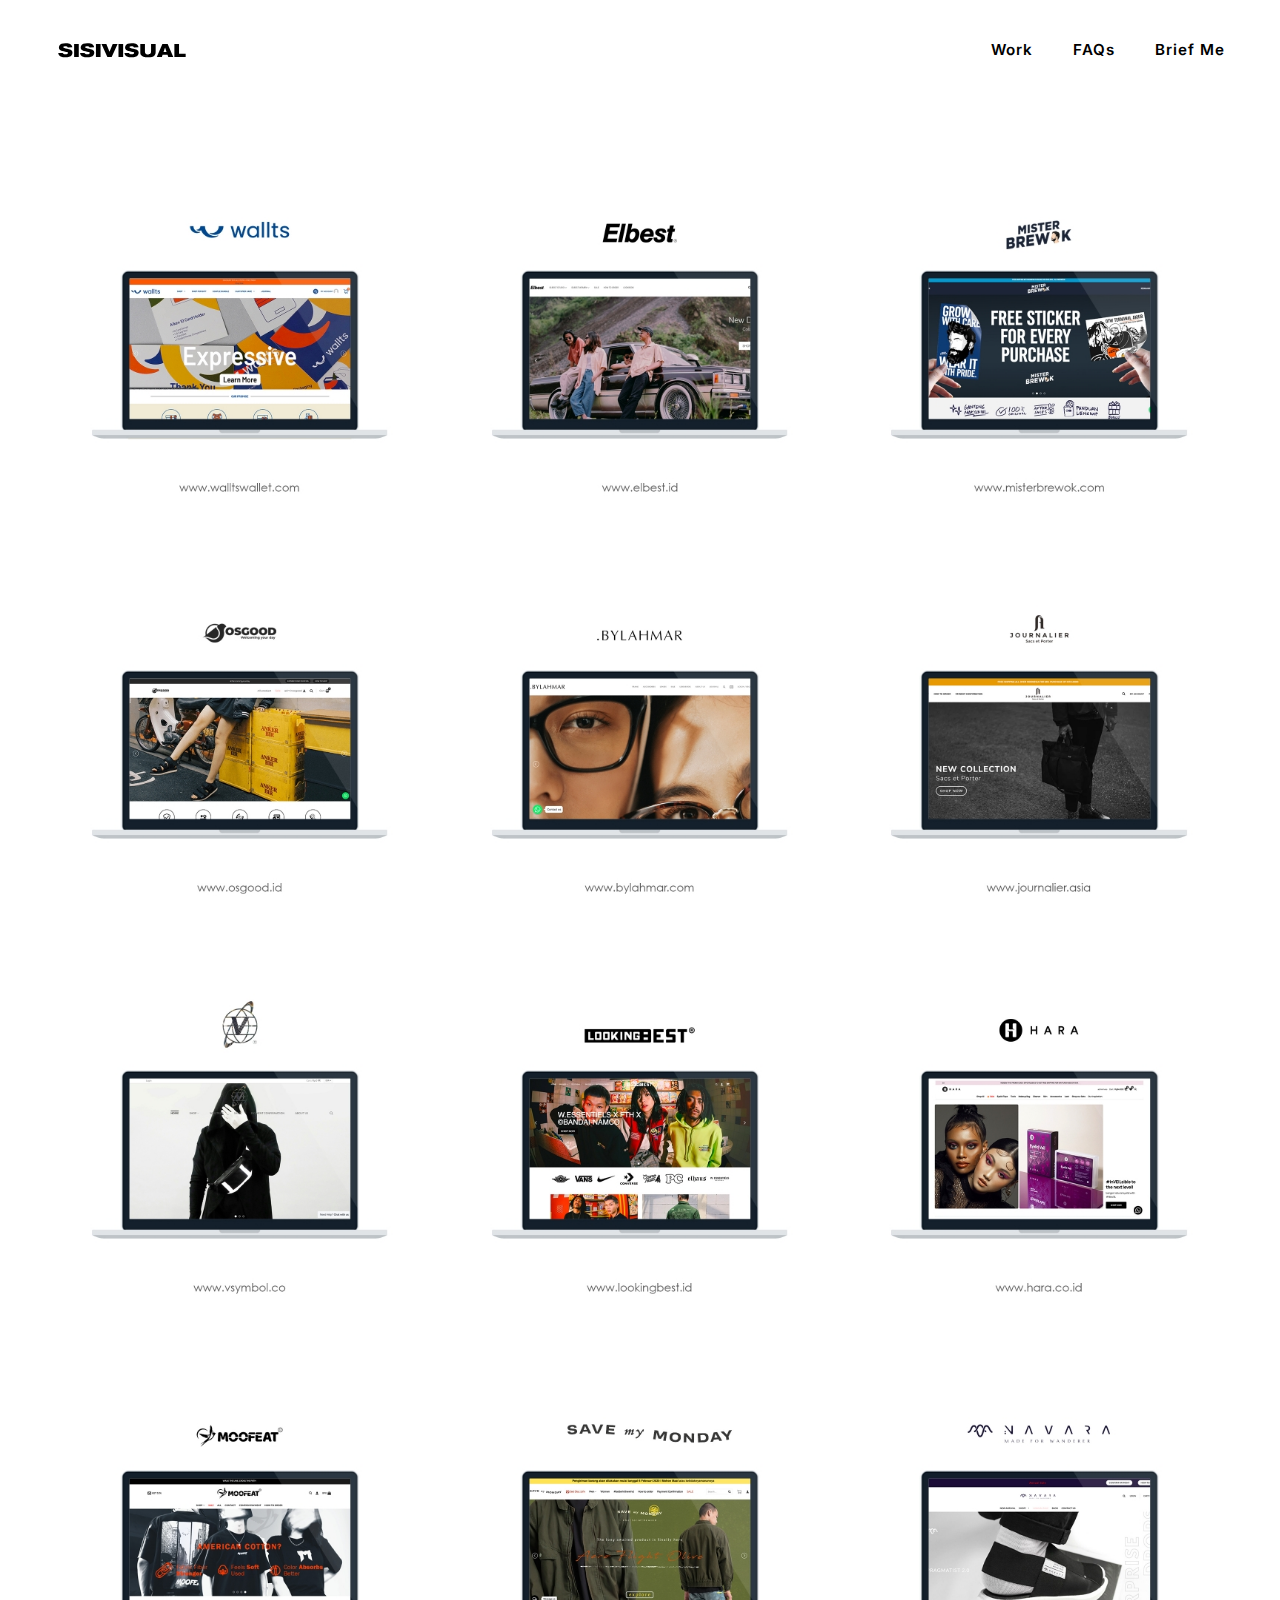
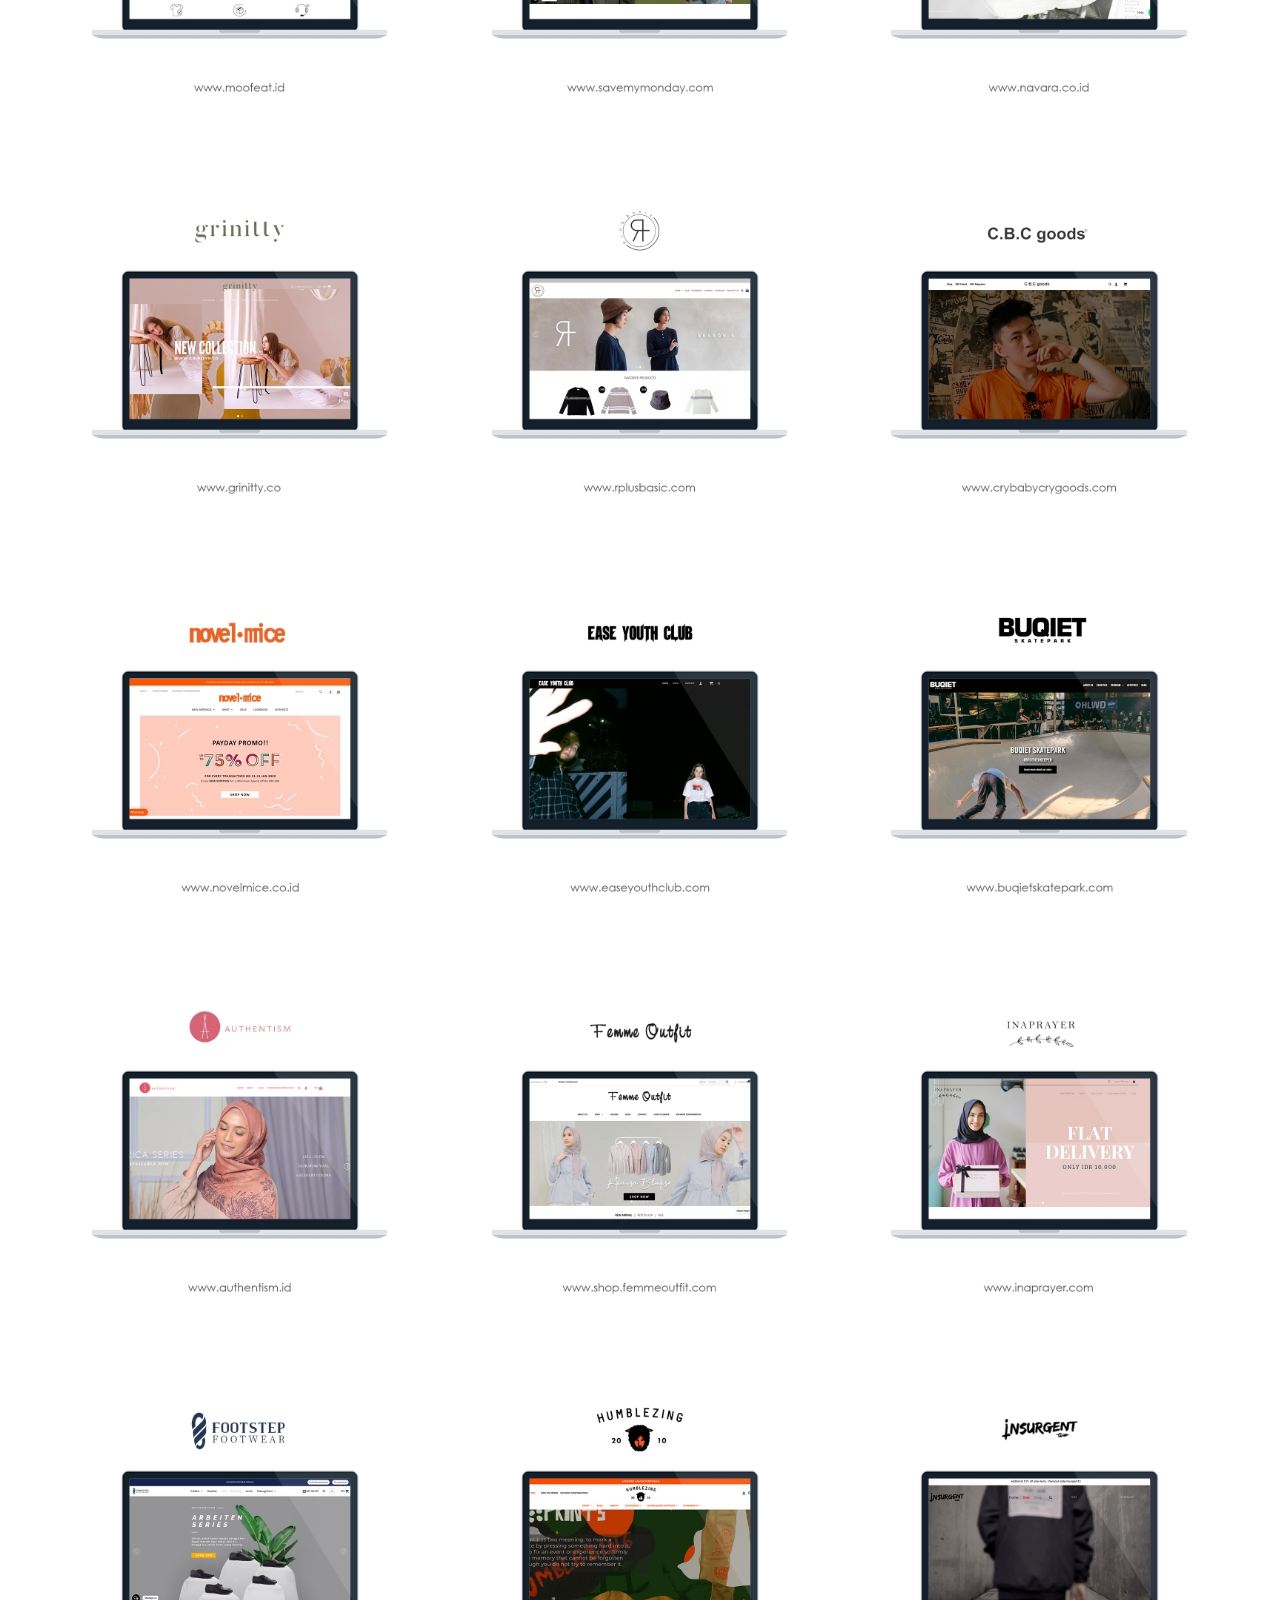
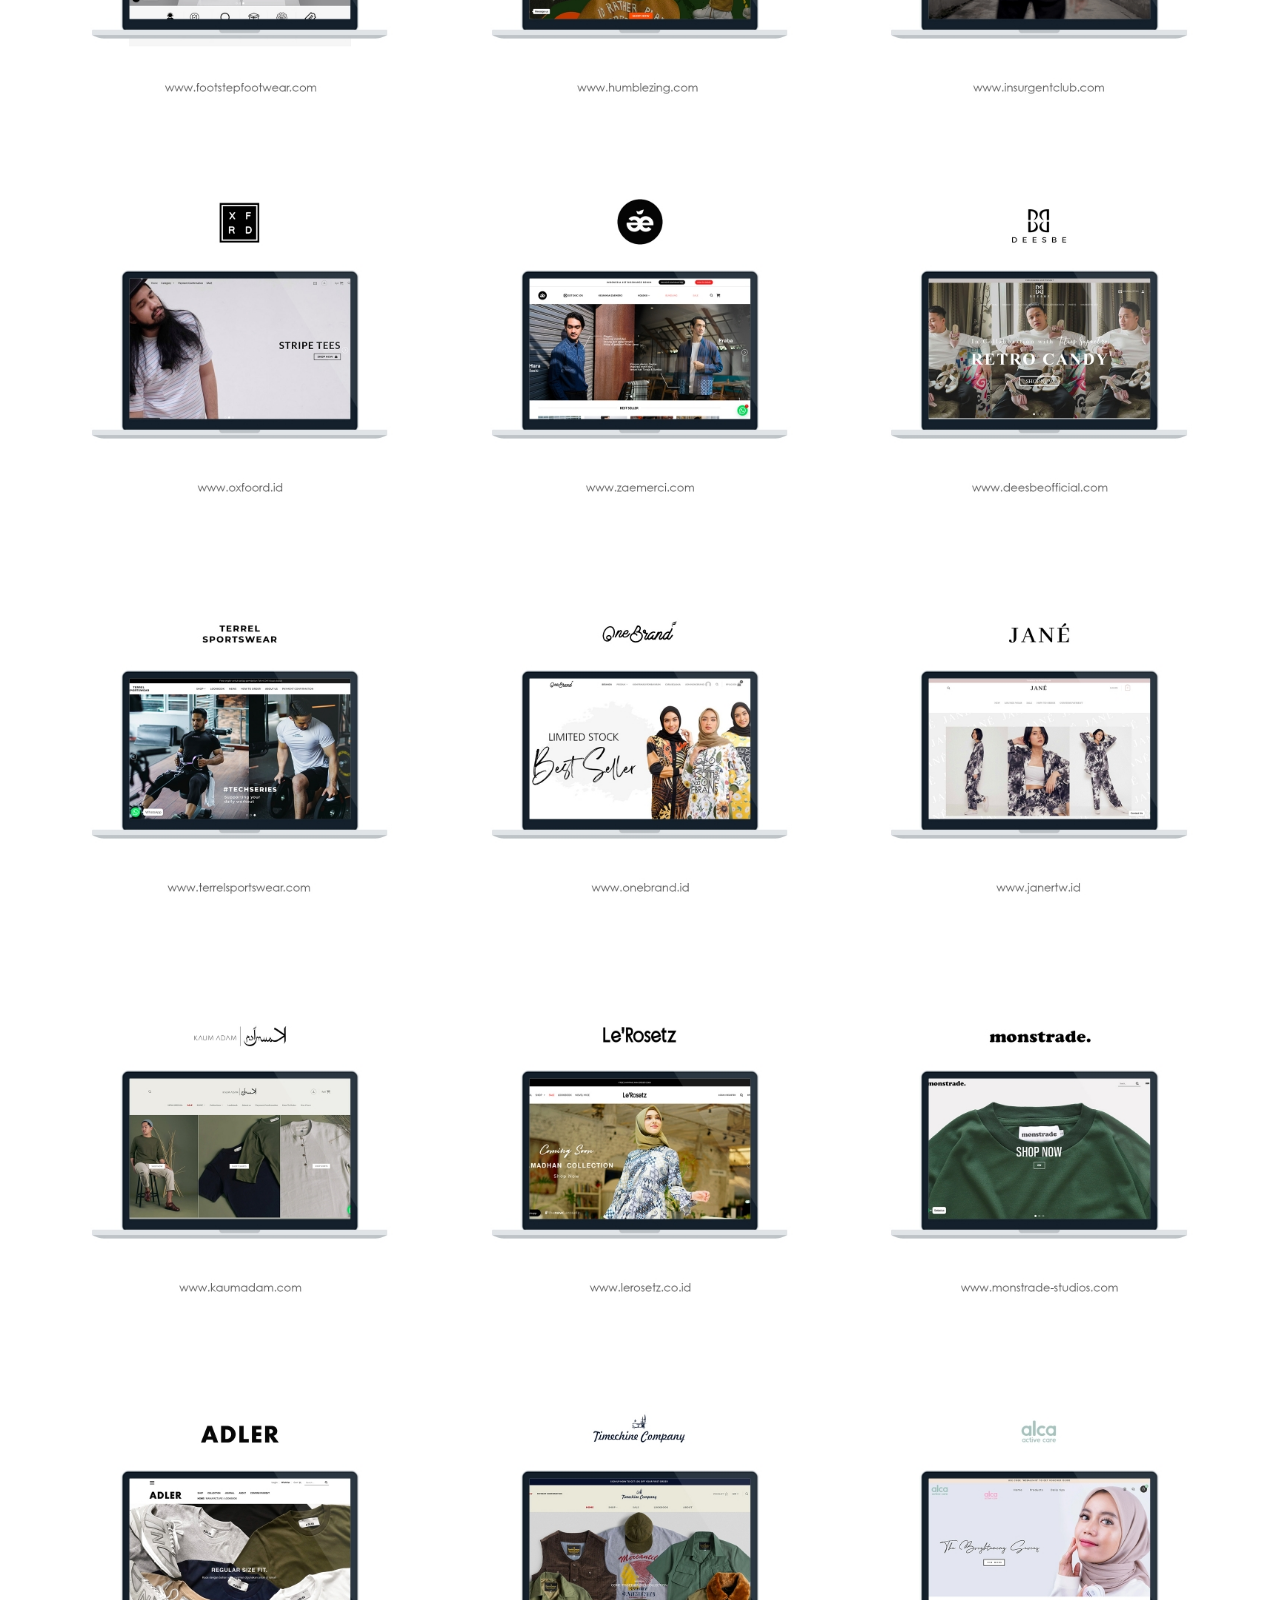
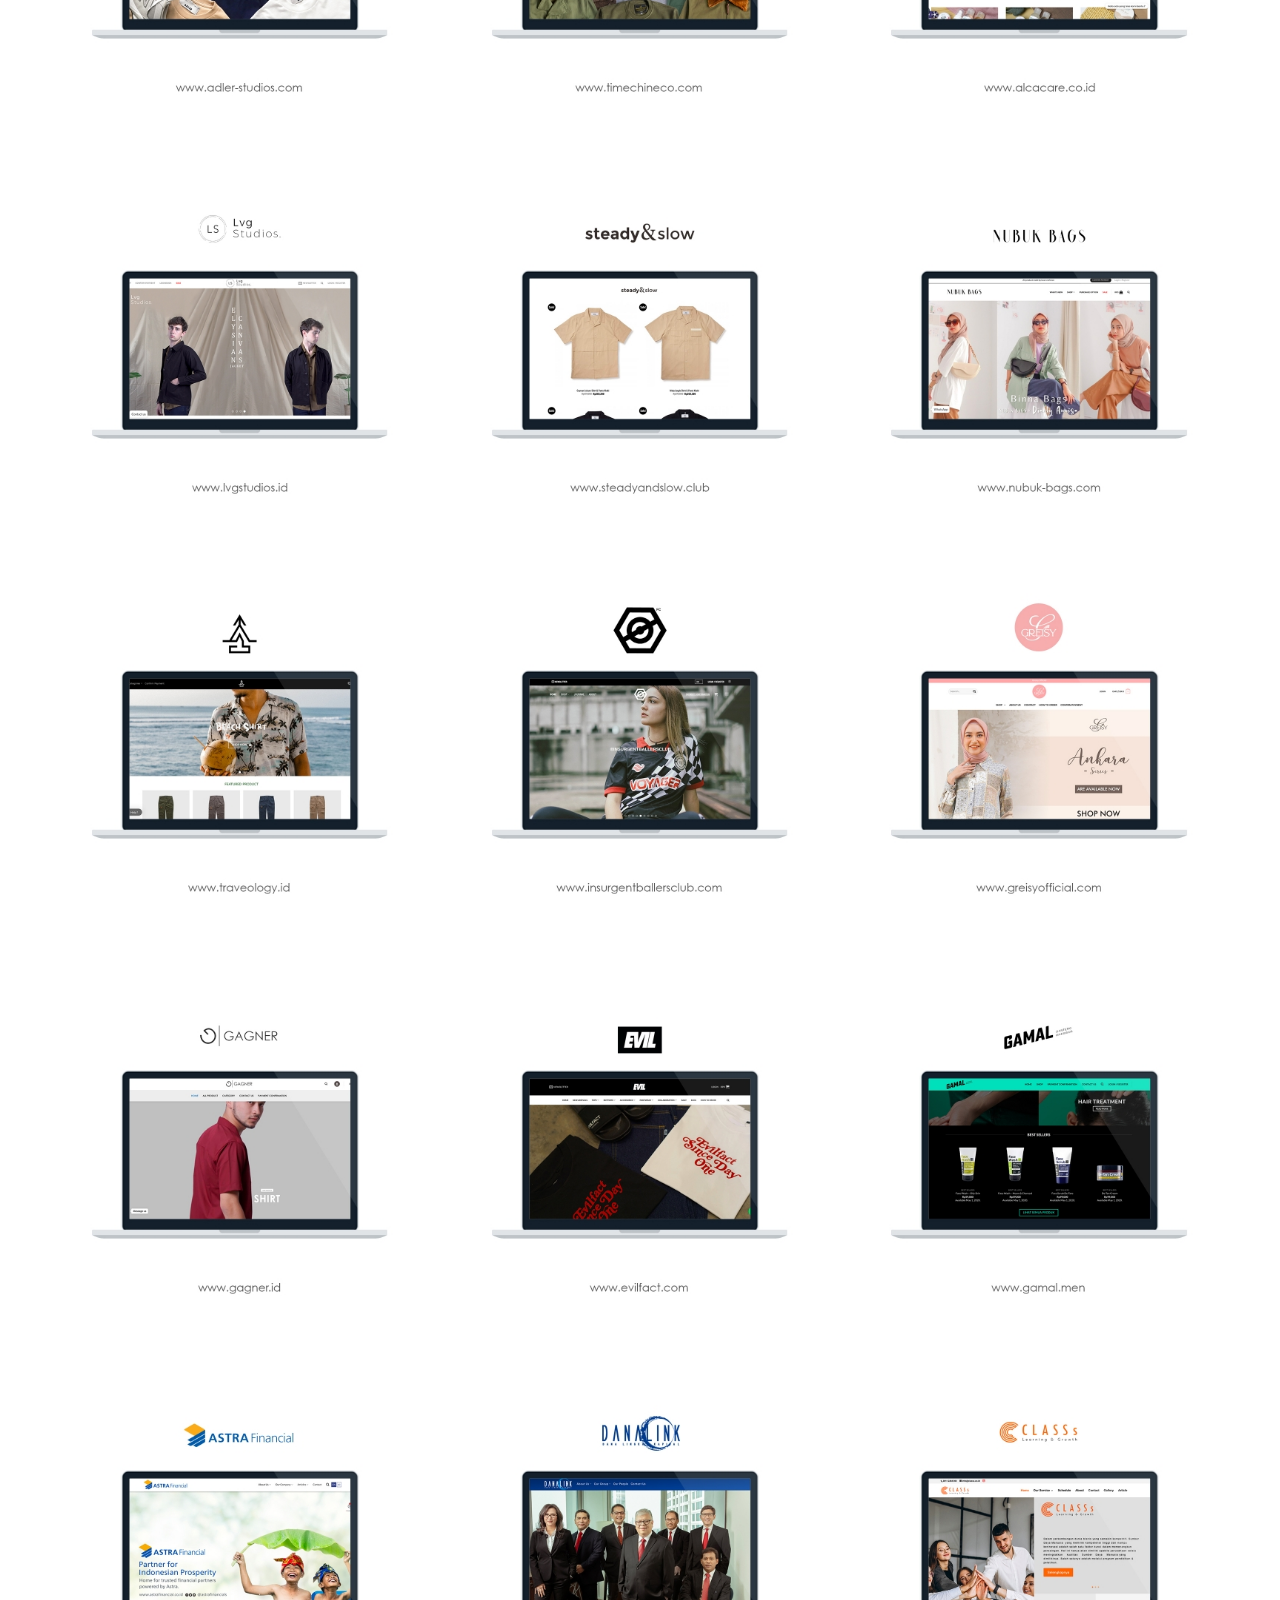
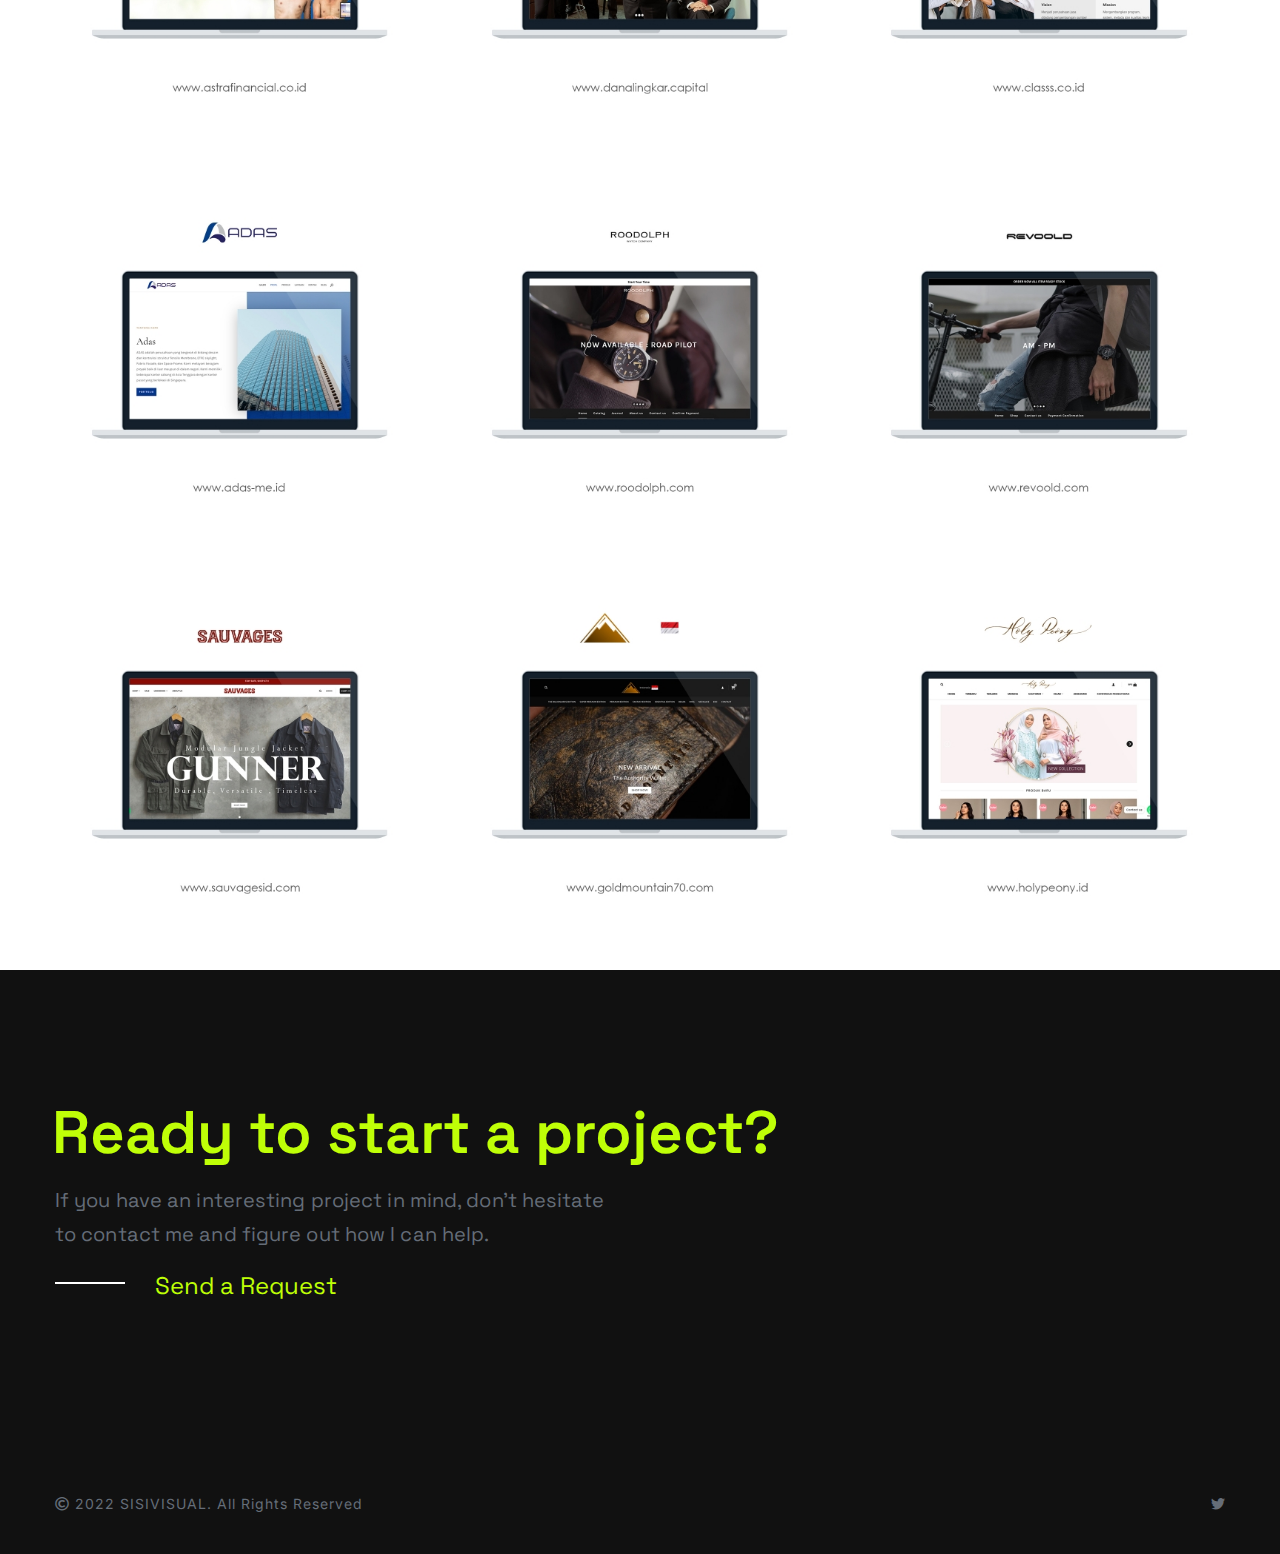
<file: index.html>
<!DOCTYPE html>
<html lang="en">
  <head>
    <!-- Metas -->
    <meta charset="UTF-8" />
    <meta name="viewport" content="width=device-width, initial-scale=1.0, maximum-scale=1.0, user-scalable=0" />
    <title>SISIVISUAL - Portfolio</title>
    <meta name="title" content="SISIVISUAL — Web Development" />
    <meta name="description" content="SISIVISUAL specializes in website design and development services. Our service provide expert web development and web design." />
    <meta property="og:type" content="website" />
    <meta property="og:url" content="https://sisivisual.xyz" />
    <meta property="og:title" content="SISIVISUAL — Web Development" />
    <meta property="og:description" content="SISIVISUAL specializes in website design and development services. Our service provide expert web development and web design." />
    <meta property="og:image" content="https://live.staticflickr.com/65535/51804635978_2cc036ff04_o.png" />
    <meta property="twitter:card" content="summary_large_image" />
    <meta property="twitter:url" content="https://sisivisual.xyz" />
    <meta property="twitter:title" content="SISIVISUAL — Web Development" />
    <meta property="twitter:description" content="SISIVISUAL specializes in website design and development services. Our service provide expert web development and web design." />
    <meta property="twitter:image" content="https://live.staticflickr.com/65535/51804635978_2cc036ff04_o.png" />

    <!-- Umami -->
    <script async defer data-website-id="457e928d-5b8a-47fa-904c-cd682618a4d2" src="https://umami-lilac-eight.vercel.app/umami.js"></script>

    <!-- External CSS -->
    <link rel="stylesheet" href="assets/css/fontawesome-all.min.css" />

    <!-- Custom CSS -->
    <link rel="stylesheet" href="assets/css/main.css" />
    <link rel="stylesheet" href="assets/css/colors.css" />
    <link rel="stylesheet" href="assets/css/responsive.css" />

    <!-- Google Fonts -->
    <link href="https://fonts.googleapis.com/css?family=Montserrat:400,500,600%7CQuestrial" rel="stylesheet" />
    <link href="https://fonts.googleapis.com/css2?family=Inter:wght@400;500&family=Lexend+Exa:wght@300;400&family=Space+Grotesk:wght@400;500&display=swap" rel="stylesheet" />

    <!-- Favicon -->
    <link rel="icon" href="assets/img/favicon.png" />
  </head>
  <body>
    <!-- ========== Header ========== -->

    <header class="header-default">
      <div class="container">
        <a href="index.html">
          <img src="assets/img/sisivisual.svg" alt="SISIVISUAL" class="logo" />
        </a>

        <a href="#" class="nav-open"><i></i></a>

        <nav class="navigation">
          <ul>
            <li><a href="index.html">Work</a></li>
            <li><a href="faqs.html">FAQs</a></li>
            <li>
              <a href="https://tally.so/r/wbvk7w" target="_blank">Brief Me</a>
            </li>
          </ul>
        </nav>
        <!-- /.navigation -->

        <div class="clearfix"></div>
      </div>
      <!-- /.container -->
    </header>
    <!-- /.header-default -->

    <!-- ========== Main ========== -->

    <main class="portfolio-page">
      <div class="container">
        <div class="portfolio-3-col-grid">
          <a href="https://walltswallet.com" target="_blank">
            <div class="portfolio-item">
              <img src="assets/img/portfolio/cov-wallts1.jpg" alt="" class="img-cover" />
              <div class="portfolio-item-overlay">
                <div class="info">
                  <h2 class="portfolio-item-title">Wallts</h2>
                  <h3 class="portfolio-item-category">Web Development</h3>
                </div>
              </div>
            </div>
          </a>

          <a href="https://elbest.id" target="_blank">
            <div class="portfolio-item">
              <img src="assets/img/portfolio/elbest-site-by-flixs.jpg" alt="" class="img-cover" />
              <div class="portfolio-item-overlay">
                <div class="info">
                  <h2 class="portfolio-item-title">Elbest</h2>
                  <h3 class="portfolio-item-category">Web Development</h3>
                </div>
              </div>
            </div>
          </a>

          <a href="https://misterbrewok.com" target="_blank">
            <div class="portfolio-item">
              <img src="assets/img/portfolio/flixs-bandung-4.jpg" alt="" class="img-cover" />
              <div class="portfolio-item-overlay">
                <div class="info">
                  <h2 class="portfolio-item-title">Mister Brewok</h2>
                  <h3 class="portfolio-item-category">Web Development</h3>
                </div>
              </div>
            </div>
          </a>

          <a href="https://osgood.id" target="_blank">
            <div class="portfolio-item">
              <img src="assets/img/portfolio/flixs-bandung.jpg" alt="" class="img-cover" />
              <div class="portfolio-item-overlay">
                <div class="info">
                  <h2 class="portfolio-item-title">OSGOOD</h2>
                  <h3 class="portfolio-item-category">Web Development</h3>
                </div>
              </div>
            </div>
          </a>

          <a href="https://bylahmar.com" target="_blank">
            <div class="portfolio-item">
              <img src="assets/img/portfolio/flixs-bandung1.jpg" alt="" class="img-cover" />
              <div class="portfolio-item-overlay">
                <div class="info">
                  <h2 class="portfolio-item-title">Bylahmar</h2>
                  <h3 class="portfolio-item-category">Web Development</h3>
                </div>
              </div>
            </div>
          </a>

          <a href="https://journalier.asia" target="_blank">
            <div class="portfolio-item">
              <img src="assets/img/portfolio/flixs-web-indonesia.jpg" alt="" class="img-cover" />
              <div class="portfolio-item-overlay">
                <div class="info">
                  <h2 class="portfolio-item-title">journalier</h2>
                  <h3 class="portfolio-item-category">Web Development</h3>
                </div>
              </div>
            </div>
          </a>
        </div>
        <div class="portfolio-3-col-grid">
          <a href="https://vsymbol.co" target="_blank">
            <div class="portfolio-item">
              <img src="assets/img/portfolio/web-ecommerce3.jpg" alt="" class="img-cover" />
              <div class="portfolio-item-overlay">
                <div class="info">
                  <h2 class="portfolio-item-title">VSymbol</h2>
                  <h3 class="portfolio-item-category">Web Development</h3>
                </div>
              </div>
            </div>
          </a>

          <a href="https://lookingbest.id" target="_blank">
            <div class="portfolio-item">
              <img src="assets/img/portfolio/flixs-website-bandung1.jpg" alt="" class="img-cover" />
              <div class="portfolio-item-overlay">
                <div class="info">
                  <h2 class="portfolio-item-title">looking best</h2>
                  <h3 class="portfolio-item-category">Web Development</h3>
                </div>
              </div>
            </div>
          </a>

          <a href="https://hara.co.id" target="_blank">
            <div class="portfolio-item">
              <img src="assets/img/portfolio/flixs-x-hara.jpg" alt="" class="img-cover" />
              <div class="portfolio-item-overlay">
                <div class="info">
                  <h2 class="portfolio-item-title">HARA</h2>
                  <h3 class="portfolio-item-category">Web Development</h3>
                </div>
              </div>
            </div>
          </a>

          <a href="https://moofeat.id" target="_blank">
            <div class="portfolio-item">
              <img src="assets/img/portfolio/website-developer2.jpg" alt="" class="img-cover" />
              <div class="portfolio-item-overlay">
                <div class="info">
                  <h2 class="portfolio-item-title">moofeat</h2>
                  <h3 class="portfolio-item-category">Web Development</h3>
                </div>
              </div>
            </div>
          </a>

          <a href="https://savemymonday.com" target="_blank">
            <div class="portfolio-item">
              <img src="assets/img/portfolio/flixs1.jpg" alt="" class="img-cover" />
              <div class="portfolio-item-overlay">
                <div class="info">
                  <h2 class="portfolio-item-title">save my monday</h2>
                  <h3 class="portfolio-item-category">Web Development</h3>
                </div>
              </div>
            </div>
          </a>

          <a href="https://navara.co.id" target="_blank">
            <div class="portfolio-item">
              <img src="assets/img/portfolio/flixs10.jpg" alt="" class="img-cover" />
              <div class="portfolio-item-overlay">
                <div class="info">
                  <h2 class="portfolio-item-title">navara</h2>
                  <h3 class="portfolio-item-category">Web Development</h3>
                </div>
              </div>
            </div>
          </a>
        </div>
        <div class="portfolio-3-col-grid">
          <a href="https://grinitty.co" target="_blank">
            <div class="portfolio-item">
              <img src="assets/img/portfolio/flixs11.jpg" alt="" class="img-cover" />
              <div class="portfolio-item-overlay">
                <div class="info">
                  <h2 class="portfolio-item-title">grinitty</h2>
                  <h3 class="portfolio-item-category">Web Development</h3>
                </div>
              </div>
            </div>
          </a>

          <a href="https://rplusbasic.com" target="_blank">
            <div class="portfolio-item">
              <img src="assets/img/portfolio/flixs12.jpg" alt="" class="img-cover" />
              <div class="portfolio-item-overlay">
                <div class="info">
                  <h2 class="portfolio-item-title">RPlus Basic</h2>
                  <h3 class="portfolio-item-category">Web Development</h3>
                </div>
              </div>
            </div>
          </a>

          <a href="https://crybabycrygoods.com" target="_blank">
            <div class="portfolio-item">
              <img src="assets/img/portfolio/flixs14.jpg" alt="" class="img-cover" />
              <div class="portfolio-item-overlay">
                <div class="info">
                  <h2 class="portfolio-item-title">C.B.C goods</h2>
                  <h3 class="portfolio-item-category">Web Development</h3>
                </div>
              </div>
            </div>
          </a>

          <a href="https://novelmice.co.id" target="_blank">
            <div class="portfolio-item">
              <img src="assets/img/portfolio/flixs15.jpg" alt="" class="img-cover" />
              <div class="portfolio-item-overlay">
                <div class="info">
                  <h2 class="portfolio-item-title">novel mice</h2>
                  <h3 class="portfolio-item-category">Web Development</h3>
                </div>
              </div>
            </div>
          </a>

          <a href="https://easeyouthclub.com" target="_blank">
            <div class="portfolio-item">
              <img src="assets/img/portfolio/flixs16.jpg" alt="" class="img-cover" />
              <div class="portfolio-item-overlay">
                <div class="info">
                  <h2 class="portfolio-item-title">ease youth club</h2>
                  <h3 class="portfolio-item-category">Web Development</h3>
                </div>
              </div>
            </div>
          </a>

          <a href="https://buqietskatepark.com" target="_blank">
            <div class="portfolio-item">
              <img src="assets/img/portfolio/flixs17.jpg" alt="" class="img-cover" />
              <div class="portfolio-item-overlay">
                <div class="info">
                  <h2 class="portfolio-item-title">BUQIET Skatepark</h2>
                  <h3 class="portfolio-item-category">Web Development</h3>
                </div>
              </div>
            </div>
          </a>
        </div>
        <div class="portfolio-3-col-grid">
          <a href="https://authentism.id" target="_blank">
            <div class="portfolio-item">
              <img src="assets/img/portfolio/flixs18.jpg" alt="" class="img-cover" />
              <div class="portfolio-item-overlay">
                <div class="info">
                  <h2 class="portfolio-item-title">authentism</h2>
                  <h3 class="portfolio-item-category">Web Development</h3>
                </div>
              </div>
            </div>
          </a>

          <a href="https://shop.femmeoutfit.com" target="_blank">
            <div class="portfolio-item">
              <img src="assets/img/portfolio/flixs19.jpg" alt="" class="img-cover" />
              <div class="portfolio-item-overlay">
                <div class="info">
                  <h2 class="portfolio-item-title">femme outfit</h2>
                  <h3 class="portfolio-item-category">Web Development</h3>
                </div>
              </div>
            </div>
          </a>

          <a href="https://inaprayer.com" target="_blank">
            <div class="portfolio-item">
              <img src="assets/img/portfolio/flixs20.jpg" alt="" class="img-cover" />
              <div class="portfolio-item-overlay">
                <div class="info">
                  <h2 class="portfolio-item-title">inaprayer</h2>
                  <h3 class="portfolio-item-category">Web Development</h3>
                </div>
              </div>
            </div>
          </a>

          <a href="https://footstepfootwear.com" target="_blank">
            <div class="portfolio-item">
              <img src="assets/img/portfolio/flixs3.jpg" alt="" class="img-cover" />
              <div class="portfolio-item-overlay">
                <div class="info">
                  <h2 class="portfolio-item-title">footstep footwear</h2>
                  <h3 class="portfolio-item-category">Web Development</h3>
                </div>
              </div>
            </div>
          </a>

          <a href="https://humblezing.com" target="_blank">
            <div class="portfolio-item">
              <img src="assets/img/portfolio/flixs5.jpg" alt="" class="img-cover" />
              <div class="portfolio-item-overlay">
                <div class="info">
                  <h2 class="portfolio-item-title">humblezing</h2>
                  <h3 class="portfolio-item-category">Web Development</h3>
                </div>
              </div>
            </div>
          </a>

          <a href="https://insurgentclub.com" target="_blank">
            <div class="portfolio-item">
              <img src="assets/img/portfolio/flixs7.jpg" alt="" class="img-cover" />
              <div class="portfolio-item-overlay">
                <div class="info">
                  <h2 class="portfolio-item-title">insurgent club</h2>
                  <h3 class="portfolio-item-category">Web Development</h3>
                </div>
              </div>
            </div>
          </a>
        </div>
        <div class="portfolio-3-col-grid">
          <a href="https://oxfoord.id" target="_blank">
            <div class="portfolio-item">
              <img src="assets/img/portfolio/flixs8.jpg" alt="" class="img-cover" />
              <div class="portfolio-item-overlay">
                <div class="info">
                  <h2 class="portfolio-item-title">oxfoord</h2>
                  <h3 class="portfolio-item-category">Web Development</h3>
                </div>
              </div>
            </div>
          </a>

          <a href="https://zaemerci.com" target="_blank">
            <div class="portfolio-item">
              <img src="assets/img/portfolio/flixs9.jpg" alt="" class="img-cover" />
              <div class="portfolio-item-overlay">
                <div class="info">
                  <h2 class="portfolio-item-title">zaemerci</h2>
                  <h3 class="portfolio-item-category">Web Development</h3>
                </div>
              </div>
            </div>
          </a>

          <a href="https://deesbeofficial.com" target="_blank">
            <div class="portfolio-item">
              <img src="assets/img/portfolio/flixsbandung1.jpg" alt="" class="img-cover" />
              <div class="portfolio-item-overlay">
                <div class="info">
                  <h2 class="portfolio-item-title">deesbe</h2>
                  <h3 class="portfolio-item-category">Web Development</h3>
                </div>
              </div>
            </div>
          </a>

          <a href="https://terrelsportswear.com" target="_blank">
            <div class="portfolio-item">
              <img src="assets/img/portfolio/flixsbandung3.jpg" alt="" class="img-cover" />
              <div class="portfolio-item-overlay">
                <div class="info">
                  <h2 class="portfolio-item-title">terrel sportswear</h2>
                  <h3 class="portfolio-item-category">Web Development</h3>
                </div>
              </div>
            </div>
          </a>

          <a href="https://onebrand.id" target="_blank">
            <div class="portfolio-item">
              <img src="assets/img/portfolio/flixsbandung4.jpg" alt="" class="img-cover" />
              <div class="portfolio-item-overlay">
                <div class="info">
                  <h2 class="portfolio-item-title">one brand</h2>
                  <h3 class="portfolio-item-category">Web Development</h3>
                </div>
              </div>
            </div>
          </a>

          <a href="https://janertw.id" target="_blank">
            <div class="portfolio-item">
              <img src="assets/img/portfolio/jane-site-by-flixs.jpg" alt="" class="img-cover" />
              <div class="portfolio-item-overlay">
                <div class="info">
                  <h2 class="portfolio-item-title">jane</h2>
                  <h3 class="portfolio-item-category">Web Development</h3>
                </div>
              </div>
            </div>
          </a>
        </div>
        <div class="portfolio-3-col-grid">
          <a href="https://kaumadam.com" target="_blank">
            <div class="portfolio-item">
              <img src="assets/img/portfolio/jum3.jpg" alt="" class="img-cover" />
              <div class="portfolio-item-overlay">
                <div class="info">
                  <h2 class="portfolio-item-title">kaum adam</h2>
                  <h3 class="portfolio-item-category">Web Development</h3>
                </div>
              </div>
            </div>
          </a>

          <a href="https://lerosetz.co.id" target="_blank">
            <div class="portfolio-item">
              <img src="assets/img/portfolio/ls1.jpg" alt="" class="img-cover" />
              <div class="portfolio-item-overlay">
                <div class="info">
                  <h2 class="portfolio-item-title">lerosetz</h2>
                  <h3 class="portfolio-item-category">Web Development</h3>
                </div>
              </div>
            </div>
          </a>

          <a href="https://monstrade-studios.com" target="_blank">
            <div class="portfolio-item">
              <img src="assets/img/portfolio/ls2.jpg" alt="" class="img-cover" />
              <div class="portfolio-item-overlay">
                <div class="info">
                  <h2 class="portfolio-item-title">monstrade</h2>
                  <h3 class="portfolio-item-category">Web Development</h3>
                </div>
              </div>
            </div>
          </a>

          <a href="https://adler-studios.com" target="_blank">
            <div class="portfolio-item">
              <img src="assets/img/portfolio/ls3.jpg" alt="" class="img-cover" />
              <div class="portfolio-item-overlay">
                <div class="info">
                  <h2 class="portfolio-item-title">adler</h2>
                  <h3 class="portfolio-item-category">Web Development</h3>
                </div>
              </div>
            </div>
          </a>

          <a href="https://timechineco.com" target="_blank">
            <div class="portfolio-item">
              <img src="assets/img/portfolio/ls4.jpg" alt="" class="img-cover" />
              <div class="portfolio-item-overlay">
                <div class="info">
                  <h2 class="portfolio-item-title">timechine co.</h2>
                  <h3 class="portfolio-item-category">Web Development</h3>
                </div>
              </div>
            </div>
          </a>

          <a href="https://alcacare.co.id" target="_blank">
            <div class="portfolio-item">
              <img src="assets/img/portfolio/ls5.jpg" alt="" class="img-cover" />
              <div class="portfolio-item-overlay">
                <div class="info">
                  <h2 class="portfolio-item-title">alca care</h2>
                  <h3 class="portfolio-item-category">Web Development</h3>
                </div>
              </div>
            </div>
          </a>
        </div>
        <div class="portfolio-3-col-grid">
          <a href="https://lvgstudios.id" target="_blank">
            <div class="portfolio-item">
              <img src="assets/img/portfolio/ls6.jpg" alt="" class="img-cover" />
              <div class="portfolio-item-overlay">
                <div class="info">
                  <h2 class="portfolio-item-title">lvg studios</h2>
                  <h3 class="portfolio-item-category">Web Development</h3>
                </div>
              </div>
            </div>
          </a>

          <a href="https://steadyandslow.club" target="_blank">
            <div class="portfolio-item">
              <img src="assets/img/portfolio/ls7.jpg" alt="" class="img-cover" />
              <div class="portfolio-item-overlay">
                <div class="info">
                  <h2 class="portfolio-item-title">Steady&Slow</h2>
                  <h3 class="portfolio-item-category">Web Development</h3>
                </div>
              </div>
            </div>
          </a>

          <a href="https://nubuk-bags.com" target="_blank">
            <div class="portfolio-item">
              <img src="assets/img/portfolio/nubukbags-by-flixs.jpg" alt="" class="img-cover" />
              <div class="portfolio-item-overlay">
                <div class="info">
                  <h2 class="portfolio-item-title">nubuk bags</h2>
                  <h3 class="portfolio-item-category">Web Development</h3>
                </div>
              </div>
            </div>
          </a>

          <a href="https://traveology.id" target="_blank">
            <div class="portfolio-item">
              <img src="assets/img/portfolio/pft1.jpg" alt="" class="img-cover" />
              <div class="portfolio-item-overlay">
                <div class="info">
                  <h2 class="portfolio-item-title">traveology</h2>
                  <h3 class="portfolio-item-category">Web Development</h3>
                </div>
              </div>
            </div>
          </a>

          <a href="https://insurgentballersclub.com" target="_blank">
            <div class="portfolio-item">
              <img src="assets/img/portfolio/pft2.jpg" alt="" class="img-cover" />
              <div class="portfolio-item-overlay">
                <div class="info">
                  <h2 class="portfolio-item-title">insurgent ballers club</h2>
                  <h3 class="portfolio-item-category">Web Development</h3>
                </div>
              </div>
            </div>
          </a>

          <a href="https://greisyofficial.com" target="_blank">
            <div class="portfolio-item">
              <img src="assets/img/portfolio/pft3.jpg" alt="" class="img-cover" />
              <div class="portfolio-item-overlay">
                <div class="info">
                  <h2 class="portfolio-item-title">greisy</h2>
                  <h3 class="portfolio-item-category">Web Development</h3>
                </div>
              </div>
            </div>
          </a>
        </div>
        <div class="portfolio-3-col-grid">
          <a href="https://gagner.id" target="_blank">
            <div class="portfolio-item">
              <img src="assets/img/portfolio/pft5.jpg" alt="" class="img-cover" />
              <div class="portfolio-item-overlay">
                <div class="info">
                  <h2 class="portfolio-item-title">gagner</h2>
                  <h3 class="portfolio-item-category">Web Development</h3>
                </div>
              </div>
            </div>
          </a>

          <a href="https://evilfact.com" target="_blank">
            <div class="portfolio-item">
              <img src="assets/img/portfolio/popo1.jpg" alt="" class="img-cover" />
              <div class="portfolio-item-overlay">
                <div class="info">
                  <h2 class="portfolio-item-title">evilfact</h2>
                  <h3 class="portfolio-item-category">Web Development</h3>
                </div>
              </div>
            </div>
          </a>

          <a href="https://gamal.men" target="_blank">
            <div class="portfolio-item">
              <img src="assets/img/portfolio/popo2.jpg" alt="" class="img-cover" />
              <div class="portfolio-item-overlay">
                <div class="info">
                  <h2 class="portfolio-item-title">gamal</h2>
                  <h3 class="portfolio-item-category">Web Development</h3>
                </div>
              </div>
            </div>
          </a>

          <a href="https://astrafinancial.co.id" target="_blank">
            <div class="portfolio-item">
              <img src="assets/img/portfolio/popo3.jpg" alt="" class="img-cover" />
              <div class="portfolio-item-overlay">
                <div class="info">
                  <h2 class="portfolio-item-title">astra financial</h2>
                  <h3 class="portfolio-item-category">Web Development</h3>
                </div>
              </div>
            </div>
          </a>

          <a href="https://danalingkar.capital" target="_blank">
            <div class="portfolio-item">
              <img src="assets/img/portfolio/popo5.jpg" alt="" class="img-cover" />
              <div class="portfolio-item-overlay">
                <div class="info">
                  <h2 class="portfolio-item-title">danalink</h2>
                  <h3 class="portfolio-item-category">Web Development</h3>
                </div>
              </div>
            </div>
          </a>

          <a href="https://classs.co.id" target="_blank">
            <div class="portfolio-item">
              <img src="assets/img/portfolio/popo7.jpg" alt="" class="img-cover" />
              <div class="portfolio-item-overlay">
                <div class="info">
                  <h2 class="portfolio-item-title">CLASSs</h2>
                  <h3 class="portfolio-item-category">Web Development</h3>
                </div>
              </div>
            </div>
          </a>
        </div>
        <div class="portfolio-3-col-grid">
          <a href="https://adas-me.id" target="_blank">
            <div class="portfolio-item">
              <img src="assets/img/portfolio/popo8.jpg" alt="" class="img-cover" />
              <div class="portfolio-item-overlay">
                <div class="info">
                  <h2 class="portfolio-item-title">ADAS</h2>
                  <h3 class="portfolio-item-category">Web Development</h3>
                </div>
              </div>
            </div>
          </a>

          <a href="https://roodolph.com" target="_blank">
            <div class="portfolio-item">
              <img src="assets/img/portfolio/rodo1.jpg" alt="" class="img-cover" />
              <div class="portfolio-item-overlay">
                <div class="info">
                  <h2 class="portfolio-item-title">roodolph</h2>
                  <h3 class="portfolio-item-category">Web Development</h3>
                </div>
              </div>
            </div>
          </a>

          <a href="https://revoold.com" target="_blank">
            <div class="portfolio-item">
              <img src="assets/img/portfolio/rodo2.jpg" alt="" class="img-cover" />
              <div class="portfolio-item-overlay">
                <div class="info">
                  <h2 class="portfolio-item-title">revoold</h2>
                  <h3 class="portfolio-item-category">Web Development</h3>
                </div>
              </div>
            </div>
          </a>

          <a href="https://sauvagesid.com" target="_blank">
            <div class="portfolio-item">
              <img src="assets/img/portfolio/saus1.jpg" alt="" class="img-cover" />
              <div class="portfolio-item-overlay">
                <div class="info">
                  <h2 class="portfolio-item-title">sauvages</h2>
                  <h3 class="portfolio-item-category">Web Development</h3>
                </div>
              </div>
            </div>
          </a>

          <a href="https://goldmountain70.com" target="_blank">
            <div class="portfolio-item">
              <img src="assets/img/portfolio/saus3.jpg" alt="" class="img-cover" />
              <div class="portfolio-item-overlay">
                <div class="info">
                  <h2 class="portfolio-item-title">gold mointain70</h2>
                  <h3 class="portfolio-item-category">Web Development</h3>
                </div>
              </div>
            </div>
          </a>

          <a href="https://holypeony.id" target="_blank">
            <div class="portfolio-item">
              <img src="assets/img/portfolio/web-ecommerce1.jpg" alt="" class="img-cover" />
              <div class="portfolio-item-overlay">
                <div class="info">
                  <h2 class="portfolio-item-title">holypeony</h2>
                  <h3 class="portfolio-item-category">Web Development</h3>
                </div>
              </div>
            </div>
          </a>
        </div>
        <!-- /.portfolio-3-col-grids -->
      </div>
      <!-- /.container -->
      <div class="clearfix"></div>
    </main>
    <!-- /.portfolio-page-->

    <footer class="footer-extended footer-bg-grey">
      <div class="info">
        <div class="cta_02">
          <div class="container">
            <h2 class="wow animate__animated animate__fadeInUp">Ready to start a project?</h2>
            <p class="wow animate__animated animate__fadeInUp">
              If you have an interesting project in mind, don't hesitate<br />
              to contact me and figure out how I can help.
            </p>
            <a href="https://tally.so/r/wbvk7w" target="_blank" class="cta-link wow animate__animated animate__fadeInUp">Send a Request</a>
          </div>
          <!-- /.container -->
        </div>
        <!-- /.cta_02 -->
      </div>
      <!-- /.info -->

      <div class="copyright-section footer-default footer-inverse footer-default-inverse-border">
        <div class="container">
          <p class="copyright"><i class="far fa-copyright"></i> 2022 SISIVISUAL. all rights reserved</p>
          <ul class="follow-us-links">
            <li>
              <a target="_blank" href="https://twitter.com/sisivisual"><i class="fab fa-twitter"></i></a>
            </li>
          </ul>
        </div>
        <!-- /.container -->
      </div>
      <!-- /.copyright-section -->
    </footer>
    <!-- /.footer-extended -->

    <div class="full-screen-nav">
      <div class="container">
        <a href="#" class="nav-close"><i class="ti-close"></i></a>

        <nav>
          <ul class="collapsible-nav">
            <li><a href="index.html">Work</a></li>
            <li><a href="faqs.html">FAQs</a></li>
            <li>
              <a href="https://tally.so/r/wbvk7w" target="_blank">Brief Me</a>
            </li>
          </ul>
        </nav>
      </div>
      <!-- /.container -->
    </div>
    <!-- /.full-screen-nav -->

    <script src="assets/js/jquery-3.6.0.min.js"></script>
    <script src="assets/js/main.js"></script>
  </body>
</html>
</file>
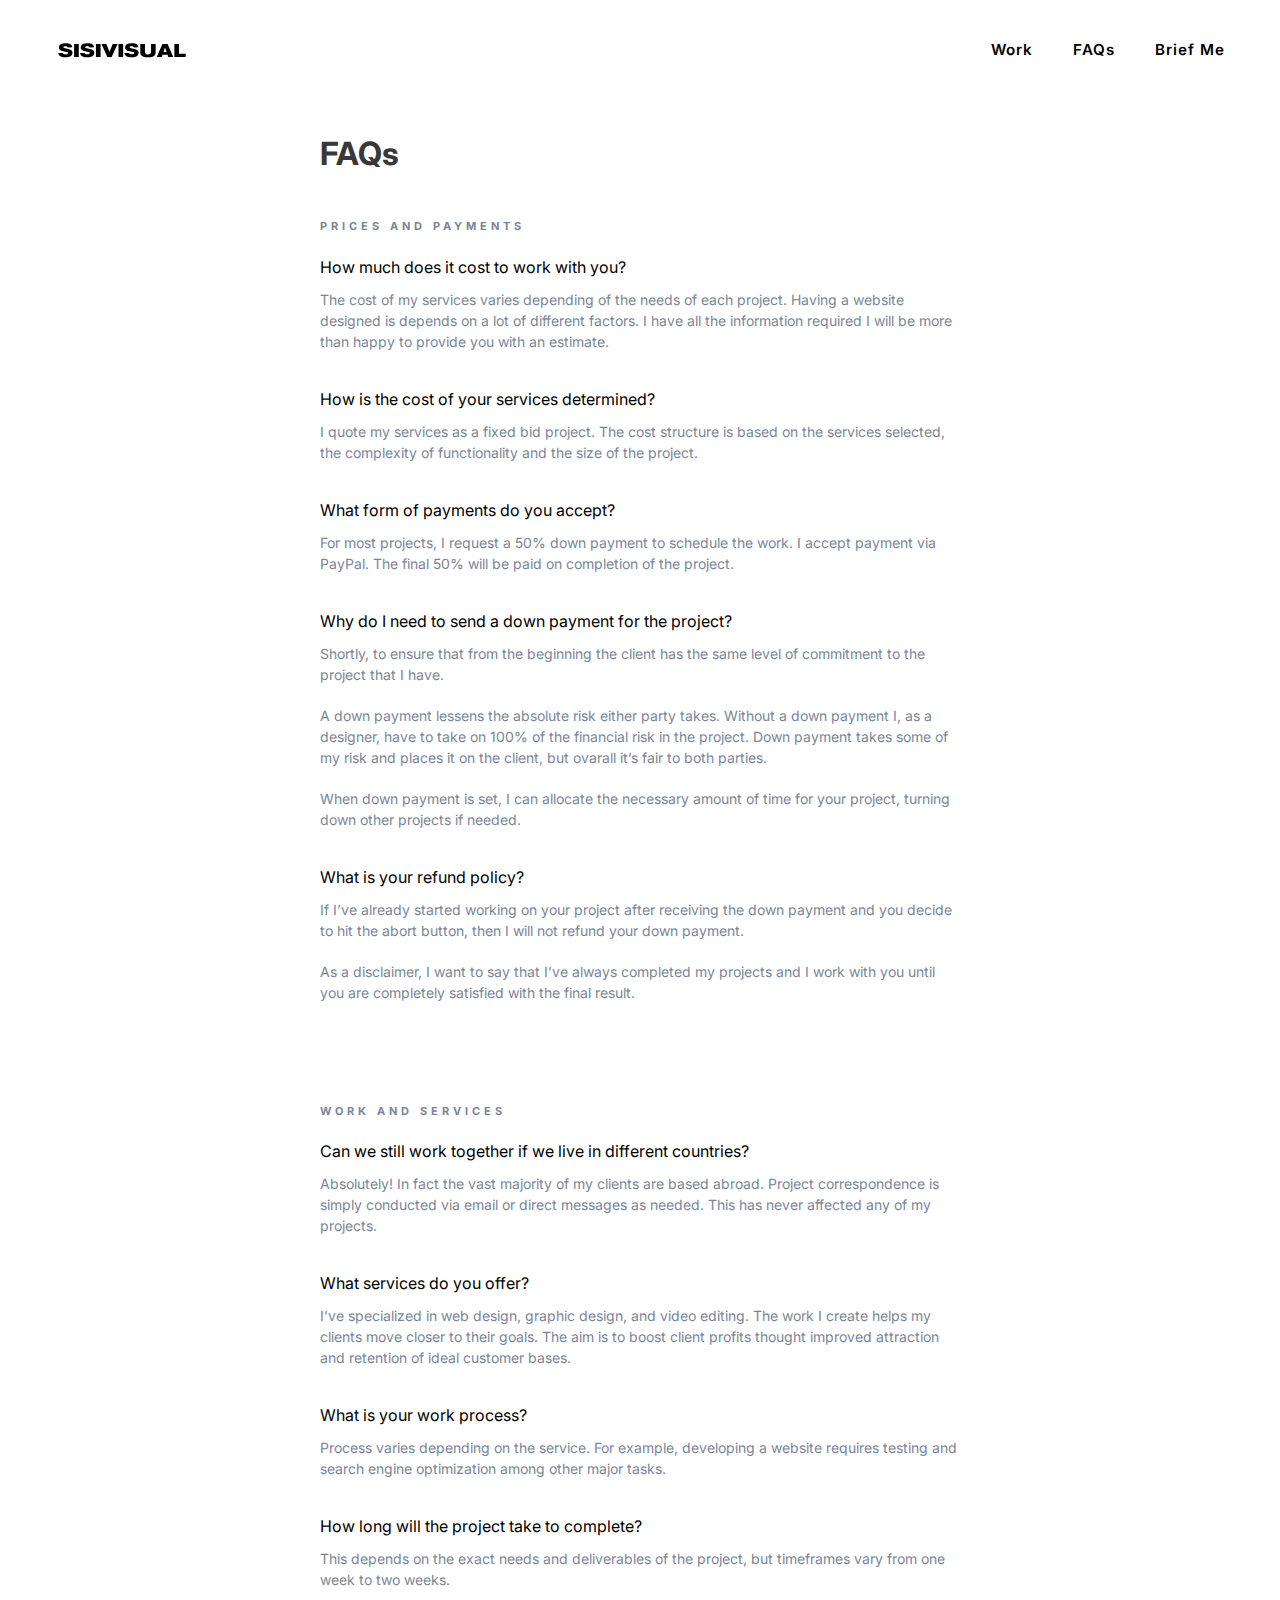
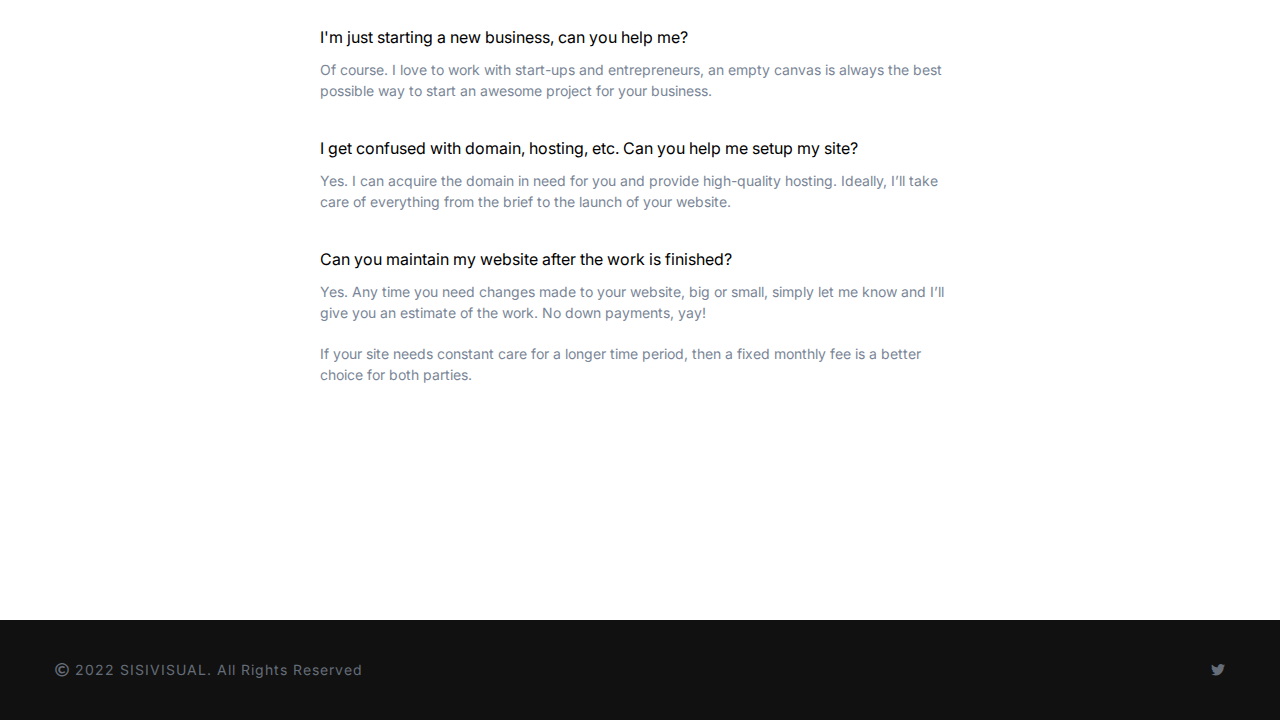
<file: faqs.html>
<!DOCTYPE html>
<html lang="en">
  <head>
    <!-- Metas -->
    <meta charset="UTF-8" />
    <meta name="viewport" content="width=device-width, initial-scale=1.0, maximum-scale=1.0, user-scalable=0" />
    <title>SISIVISUAL - Portfolio</title>
    <meta name="title" content="SISIVISUAL — Web Development" />
    <meta name="description" content="SISIVISUAL specializes in website design and development services. Our service provide expert web development and web design." />
    <meta property="og:type" content="website" />
    <meta property="og:url" content="https://sisivisual.xyz" />
    <meta property="og:title" content="SISIVISUAL — Web Development" />
    <meta property="og:description" content="SISIVISUAL specializes in website design and development services. Our service provide expert web development and web design." />
    <meta property="og:image" content="https://live.staticflickr.com/65535/51804635978_2cc036ff04_o.png" />
    <meta property="twitter:card" content="summary_large_image" />
    <meta property="twitter:url" content="https://sisivisual.xyz" />
    <meta property="twitter:title" content="SISIVISUAL — Web Development" />
    <meta property="twitter:description" content="SISIVISUAL specializes in website design and development services. Our service provide expert web development and web design." />
    <meta property="twitter:image" content="https://live.staticflickr.com/65535/51804635978_2cc036ff04_o.png" />

    <!-- External CSS -->
    <link rel="stylesheet" href="assets/css/fontawesome-all.min.css" />

    <!-- Umami -->
    <script async defer data-website-id="457e928d-5b8a-47fa-904c-cd682618a4d2" src="https://umami-lilac-eight.vercel.app/umami.js"></script>
    
    <!-- Custom CSS -->
    <link rel="stylesheet" href="assets/css/main.css" />
    <link rel="stylesheet" href="assets/css/colors.css" />
    <link rel="stylesheet" href="assets/css/responsive.css" />

    <!-- Google Fonts -->
    <link rel="preconnect" href="https://fonts.googleapis.com">
    <link rel="preconnect" href="https://fonts.gstatic.com" crossorigin>
    <link href="https://fonts.googleapis.com/css2?family=Inter&display=swap" rel="stylesheet">

    <!-- Favicon -->
    <link rel="icon" href="assets/img/favicon.png" />
  </head>
  <body>
  	   <!-- ========== Header ========== -->

    <header class="header-default">
      <div class="container">
        <a href="index.html">
          <img src="assets/img/sisivisual.svg" alt="SISIVISUAL" class="logo" />
        </a>

        <a href="#" class="nav-open"><i></i></a>

        <nav class="navigation">
          <ul>
            <li><a href="index.html">Work</a></li>
            <li><a href="faqs.html">FAQs</a></li>
            <li><a href="https://tally.so/r/wbvk7w" target="_blank">Brief Me</a></li>
          </ul>
        </nav>
        <!-- /.navigation -->

        <div class="clearfix"></div>
      </div>
      <!-- /.container -->
    </header>
    <!-- /.header-default -->


        <!-- ========== Main ========== -->
 <main class="container-faq">
      <div class="faq">
        <h1>FAQs</h1>
        <div class="faqs">
          <h4>PRICES AND PAYMENTS</h4>
          <ul>
            <li>How much does it cost to work with you?</li>
            <p>The cost of my services varies depending of the needs of each project. Having a website designed is depends on a lot of different factors.
            I have all the information required I will be more than happy to provide you with an estimate.</p>
          </ul>
          <ul>
            <li>How is the cost of your services determined?</li>
            <p>I quote my services as a fixed bid project. The cost structure is based on the services selected, the complexity of functionality and the size of the project.</p>
          </ul>
          <ul>
            <li>What form of payments do you accept?</li>
            <p>For most projects, I request a 50% down payment to schedule the work. I accept payment via PayPal. The final 50% will be paid on completion of the project.</p>
          </ul>
          <ul>
            <li>Why do I need to send a down payment for the project?</li>
            <p>Shortly, to ensure that from the beginning the client has the same level of commitment to the project that I have.</p>
            <p>A down payment lessens the absolute risk either party takes. Without a down payment I, as a designer, have to take on 100% of the financial risk in the project. Down payment takes some of my risk and places it on the client, but ovarall it’s fair to both parties.</p>
            <p>When down payment is set, I can allocate the necessary amount of time for your project, turning down other projects if needed.</p>
          </ul>
          <ul>
            <li>What is your refund policy?</li>
            <p>If I’ve already started working on your project after receiving the down payment and you decide to hit the abort button, then I will not refund your down payment.</p>
            <p>As a disclaimer, I want to say that I’ve always completed my projects and I work with you until you are completely satisfied with the final result.</p>
          </ul>
          <section class="categories">
            <h4>WORK AND SERVICES</h4>
          <ul>
            <li>Can we still work together if we live in different countries?</li>
            <p>Absolutely! In fact the vast majority of my clients are based abroad. Project correspondence is simply conducted via email or direct messages as needed. This has never affected any of my projects.</p>
          </ul>
          <ul>
            <li>What services do you offer?</li>
            <p>I’ve specialized in web design, graphic design, and video editing. The work I create helps my clients move closer to their goals. The aim is to boost client profits thought improved attraction and retention of ideal customer bases.</p>
          </ul>
          <ul>
            <li>What is your work process?</li>
            <p>Process varies depending on the service. For example, developing a website requires testing and search engine optimization among other major tasks.</p>
          </ul>
          <ul>
            <li>How long will the project take to complete?</li>
            <p>This depends on the exact needs and deliverables of the project, but timeframes vary from one week to two weeks.</p>
          </ul>
          <ul>
            <li>I'm just starting a new business, can you help me?</li>
            <p>Of course. I love to work with start-ups and entrepreneurs, an empty canvas is always the best possible way to start an awesome project for your business.</p>
          </ul>
          <ul>
            <li>I get confused with domain, hosting, etc. Can you help me setup my site?</li>
            <p>Yes. I can acquire the domain in need for you and provide high-quality hosting. Ideally, I’ll take care of everything from the brief to the launch of your website.</p>
          </ul>
          <ul>
            <li>Can you maintain my website after the work is finished?</li>
            <p>Yes. Any time you need changes made to your website, big or small, simply let me know and I’ll give you an estimate of the work. No down payments, yay!</p>
            <p>If your site needs constant care for a longer time period, then a fixed monthly fee is a better choice for both parties.</p>
          </ul>
          </section>
      </div>


        

        <div class="clearfix"></div>
      </div>
      <!-- /.container -->
    </main>
    <!-- /.faqs -->






    <footer class="footer-extended">
      <div class="info">

        <!-- /.container -->

        <div class="clearfix"></div>
      </div>
      <!-- /.info -->
      
      <!-- /.container -->

    <footer class="footer-default footer-inverse footer-default-inverse-border copyright-section">

      <div class="container">
  
        <p class="copyright"><i class="far fa-copyright"></i> 2022 SISIVISUAL. all rights reserved</p>
  
        <ul class="follow-us-links">
          <li><a target="_blank" href="https://twitter.com/sisivisual"><i class="fab fa-twitter"></i></a></li>
        </ul> 
  
        <div class="clearfix"></div>
  
      </div> <!-- /.container-large -->
  
    </footer> <!-- /.footer-default -->
    <!-- /.footer-extended -->

    <div class="full-screen-nav">
      <div class="container">
        <a href="#" class="nav-close"><i class="ti-close"></i></a>

        <nav>
          <ul class="collapsible-nav">
            li><a href="index.html">Work</a></li>
            <li><a href="faqs.html">FAQs</a></li>
            <li><a href="https://tally.so/r/wbvk7w" target="_blank">Brief Me</a></li>
          </ul>
        </nav>
      </div>
      <!-- /.container -->
    </div>
    <!-- /.full-screen-nav -->
    <script src="assets/js/jquery-3.6.0.min.js"></script>
    <script src="assets/js/main.js"></script>

  </body>
</file>
<file: assets/css/main.css>
/*-----------------------------------------------------
Table of Contents

1. General Styles
2. Blocks
	# Blog
	# Blog Post
	# Call To Action
	# Clients
	# Footer
	# Header
	# Portfolio
		- Portfolio 2 Columns Grid
		- Portfolio 3 Columns Grid
		- Portfolio 2 Columns Grid No Gap 
		- Portfolio 3 Columns Grid No Gap 
		- Portfolio Metro 01
		- Portfolio Metro 02
		- Portfolio Irregular Grid 01
		- Portfolio Irregular Grid 02
		- Portfolio Cards
		- Interactive Links
	# Services
	# Team
3. Pages
	# About Me
	# About Us
	# Agency Minimal
	# Agency Modern
	# Contact
	# Personal Portfolio
	# Single Project

------------------------------------------------------*/

/*-----------------------------------------------------
1. General Styles
------------------------------------------------------*/

* {
   box-sizing: border-box;
   margin: 0;
   padding: 0;
}

html {
   overflow-x: hidden;
   overflow-y: scroll;
}

body {
   font-family: "Inter", sans-serif;
   font-size: 100%;
   line-height: 1.5;
   -webkit-font-smoothing: antialiased;
}

a {
   text-decoration: none;
   transition: all 0.2s ease-in-out;
}

.btn {
   border-radius: 27.5px;
   display: inline-block;
   font-size: 0.75rem;
   font-weight: 500;
   height: 55px;
   letter-spacing: 2.5px;
   line-height: 55px;
   text-align: center;
   text-transform: uppercase;
   width: 220px;
}

.contact-form input,
.contact-form textarea {
   border: none;
   outline: none;
}

.contact-form input {
   margin-bottom: 30px;
}

.contact-form input::placeholder,
.contact-form input {
   font-family: Montserrat, sans-serif;
   font-size: 0.75rem;
   letter-spacing: 0.3px;
}

.contact-form input[name="name"],
.contact-form input[name="email"] {
   float: left;
   height: 50px;
   line-height: 50px;
   padding-left: 20px;
   width: 48%;
}

.contact-form input[name="name"] {
   margin-right: 4%;
}

.contact-form textarea {
   height: 200px;
   padding: 25px;
   width: 100%;
}

.contact-form textarea {
   font-family: Montserrat, sans-serif;
   font-size: 0.875rem;
   line-height: 1.6;
}

.contact-form textarea::-webkit-scrollbar {
   width: 8px;
}

.contact-form input[type="submit"] {
   cursor: pointer;
   font-family: Montserrat, sans-serif;
   float: right;
   font-size: 0.6875rem;
   font-weight: 500;
   height: 50px;
   letter-spacing: 3px;
   line-height: 50px;
   margin: 23px 0 0 0;
   text-transform: uppercase;
   transition: all 0.2s linear;
   width: 220px;
}

.container {
   max-width: 1170px;
   margin: auto;
}

.container-large {
   max-width: 1720px;
   margin: auto;
}

.clearfix {
   clear: both;
}

.img-cover {
   display: block;
   object-fit: cover;
   height: 100%;
   width: 100%;
}

.img-responsive {
   display: block;
   max-width: 100%;
   height: auto;
}

/*-----------------------------------------------------
2. Blocks
------------------------------------------------------*/

/* =============== # Awards =============== */

.awards_01 h2 {
   float: left;
   font-size: 3rem;
   font-weight: normal;
   margin-right: 2.5%;
   text-transform: capitalize;
   width: 48.75%;
}

.awards_01 ul {
   float: left;
   list-style: none;
   text-transform: capitalize;
   margin-top: 20px;
   width: 48.75%;
}

.awards_01 ul li {
   font-size: 1.125rem;
   letter-spacing: 0.3px;
   margin-bottom: 7px;
}

/* =============== # Blog =============== */

.blog {
   margin-bottom: 60px;
}

.blog .container {
   display: flex;
   flex-wrap: wrap;
}

.blog-item {
   float: left;
   margin-bottom: 80px;
   width: 31.666%;
}

.blog-item:nth-of-type(2),
.blog-item:nth-of-type(5) {
   margin-right: 2.5%;
   margin-left: 2.5%;
}

.blog-item .entry-thumbnail {
   height: 470px;
   width: 100%;
}

.blog-item .entry-category,
.related-posts .entry-category {
   display: inline-block;
   font-family: "Space Grotesk", sans-serif;
   font-size: 0.9375rem;
   letter-spacing: 0.7px;
   margin: 28px 0 6px 0;
   text-transform: capitalize;
}

.blog-item .entry-title,
.related-posts .entry-title {
   font-family: "Space Grotesk", sans-serif;
   font-size: 1.5rem;
   letter-spacing: 1px;
   line-height: 1.5;
}

.blog-item p {
   font-size: 0.875rem;
   letter-spacing: 0.2px;
   line-height: 2;
   margin: 12px 0 17px 0;
}

.blog-item .read-more {
   font-family: "Space Grotesk", sans-serif;
   font-size: 1.125rem;
   padding-left: 80px;
   letter-spacing: 0.7px;
   position: relative;
   text-transform: capitalize;
   transition: padding-left 0.3s linear;
}

.blog-item .read-more:before {
   content: "";
   height: 2px;
   left: 0;
   position: absolute;
   top: 10px;
   transition: width 0.3s linear;
   width: 50px;
}

.blog-item .read-more:hover {
   padding-left: 100px;
}

.blog-item .read-more:hover:before {
   width: 70px;
}

/* =============== # Blog Post =============== */

.blog-post {
   margin: 115px 0 150px 0;
}

.entry-header {
   font-family: "Space Grotesk", sans-serif;
   text-align: center;
   text-transform: capitalize;
}

.entry-header .entry-category {
   font-size: 1.1875rem;
   letter-spacing: 0.5px;
}

.entry-header .entry-title {
   font-size: 3rem;
   font-weight: normal;
   line-height: 1.3;
   margin: 20px 0 15px 0;
}

.entry-header .posted-on {
   font-size: 0.875rem;
   letter-spacing: 0.4px;
}

.blog-post .entry-thumbnail {
   height: 600px;
   margin-top: 43px;
   width: 100%;
}

.entry-content {
   margin-top: 70px;
}

.entry-content > p {
   font-size: 1rem;
   letter-spacing: 0.2px;
   line-height: 1.8;
   margin: 0 auto 24px auto;
   width: 51%;
}

.entry-content .post-img {
   margin: 50px auto;
   height: 450px;
   width: 870px;
}

.entry-content blockquote {
   border-left: 3px solid #0260e8;
   margin: 50px auto;
   padding: 17px 0 19px 40px;
   width: 51%;
}

.entry-content blockquote p {
   font-family: Questrial, sans-serif;
   font-size: 1.6rem;
   letter-spacing: 0.3px;
   line-height: 1.6;
}

.entry-footer {
   margin: 35px auto 0 auto;
   width: 51%;
}

.tag-links {
   float: left;
}

.tag-links a {
   border: 1px solid #0260e8;
   display: inline-block;
   font-size: 0.75rem;
   font-weight: 500;
   letter-spacing: 2.5px;
   margin-right: 6px;
   padding: 15px 30px;
   text-transform: uppercase;
}

.share-links {
   float: right;
}

.share-links li {
   height: 50px;
   font-size: 0.875rem;
   float: left;
   line-height: 50px;
   margin-left: 10px;
   text-align: center;
   transition: all 0.2s linear;
   width: 50px;
}

.share-links li:hover {
   cursor: pointer;
}

.about-author {
   margin: 100px auto 0 auto;
   position: relative;
   width: 51%;
}

.about-author .author-photo {
   height: 150px;
   margin-right: 30px;
   width: 150px;
}

.about-author .author-photo img {
   border-radius: 50%;
}

.about-author .author-info {
   position: absolute;
   right: 0;
   transform: translateY(-50%);
   top: 50%;
   width: calc(100% - 180px);
}

.about-author .name,
.about-author .follow-links {
   display: inline-block;
}

.about-author .name {
   font-family: Questrial, sans-serif;
   font-weight: normal;
   font-size: 1.375rem;
   letter-spacing: 0.2px;
   margin-right: 35px;
   text-transform: capitalize;
}

.about-author .follow-links li {
   float: left;
   font-size: 0.75rem;
   list-style: none;
   margin-right: 25px;
   position: relative;
   top: 3px;
}

.about-author p {
   font-size: 0.875rem;
   letter-spacing: 0.3px;
   line-height: 1.9;
   margin-top: 10px;
}

.related-posts {
   margin: 100px auto 0 auto;
   width: 51%;
}

.related-posts .item {
   float: left;
   width: 47.75%;
}

.related-posts .item:nth-of-type(odd) {
   margin-right: 4.5%;
}

.related-posts .entry-thumbnail {
   height: 270px;
   margin: 0;
}

.related-posts .entry-category {
   font-size: 0.8125rem;
   letter-spacing: 0.6px;
   margin: 18px 0 4px 0;
}

.related-posts .entry-title {
   font-size: 1.3rem;
   font-weight: normal;
   letter-spacing: 0.3px;
   line-height: 1.4;
}

.comments,
.leave-comment {
   margin: 90px auto 0 auto;
   width: 51%;
}

.comments header,
.leave-comment header {
   border: 1px solid #000;
   height: 50px;
   line-height: 50px;
   margin-bottom: 50px;
   text-align: center;
   width: 100%;
}

.comments header h2,
.leave-comment header h2 {
   font-size: 0.75rem;
   font-weight: 500;
   letter-spacing: 2px;
   text-transform: uppercase;
}

.comment {
   border-bottom: 1px solid #ddd;
   margin-bottom: 40px;
   padding-bottom: 33px;
   position: relative;
}

.comment:last-child {
   border-bottom: none;
   margin-bottom: 0;
   padding-bottom: 0;
}

.comment .avatar {
   float: left;
   height: 110px;
   margin-right: 30px;
   width: 110px;
}

.comment .avatar img {
   border-radius: 50%;
}

.comment .content {
   float: right;
   width: calc(100% - 140px);
}

.comment .name {
   font-family: Questrial, sans-serif;
   font-size: 1.25rem;
   font-weight: normal;
   letter-spacing: 0.5px;
   text-transform: capitalize;
}

.comment .publication-date {
   font-size: 0.75rem;
   font-weight: 400;
   letter-spacing: 0.5px;
}

.comment p {
   font-size: 0.875rem;
   letter-spacing: 0.1px;
   line-height: 1.7;
   margin-top: 12px;
}

.comment .reply {
   font-size: 0.625rem;
   font-weight: 500;
   letter-spacing: 3px;
   position: absolute;
   right: 0;
   text-transform: uppercase;
   top: 0;
}

.leave-comment .contact-form input[name="name"],
.leave-comment .contact-form input[name="email"] {
   width: 47.75%;
}

.leave-comment .contact-form input[name="name"] {
   margin-right: 4.5%;
}

.leave-comment .contact-form textarea {
   height: 150px;
}

/* =============== # Call To Action =============== */

.cta_01 {
   align-items: center;
   display: flex;
   height: 500px;
   justify-content: center;
   text-align: center;
   width: 100%;
}

.cta_01 h2 {
   font-family: "Inter", sans-serif;
   font-size: 3.75rem;
   font-weight: normal;
   letter-spacing: 1px;
   line-height: 1.2;
   margin-bottom: 43px;
}

.cta_02 {
   font-family: "Space Grotesk", sans-serif;
   padding: 40px 0;
}

.cta_02 h2 {
   font-size: 3.75rem;
   font-weight: 600;
   line-height: 1.1;
   margin-left: -3px;
}

.cta_02 p {
   font-size: 1.25rem;
   letter-spacing: 0.1px;
   line-height: 1.7;
   margin: 17px 0 17px 0;
}

.cta_02 .cta-link,
.personal-portfolio .hero .cta-link {
   font-size: 1.5rem;

   padding-left: 100px;
   position: relative;
   transition: padding-left 0.3s linear;
}

.cta_02 .cta-link:before,
.personal-portfolio .hero .cta-link:before {
   content: "";
   height: 2px;
   left: 0;
   position: absolute;
   top: 12px;
   transition: width 0.3s linear;
   width: 70px;
}

.cta_02 .cta-link:hover,
.personal-portfolio .hero .cta-link:hover {
   padding-left: 120px;
}

.cta_02 .cta-link:hover:before,
.personal-portfolio .hero .cta-link:hover:before {
   width: 90px;
}

/* =============== # Clients =============== */

.clients {
   align-items: center;
   height: 370px;
   display: flex;
}

.clients .item {
   float: left;
   text-align: center;
   margin: 6px 2.5% 0 0;
   width: 23.125%;
}

.clients .item:nth-of-type(4) {
   margin-right: 0;
}

.clients .item:nth-of-type(1) img {
   width: 166px;
}

.clients .item:nth-of-type(2) img {
   width: 77px;
}

.clients .item:nth-of-type(3) img {
   width: 170px;
}

.clients .item:nth-of-type(4) img {
   width: 72px;
}

/* =============== # Call To Action =============== */

/* =============== # Footer =============== */

footer {
   font-family: "Inter", sans-serif;
}

footer ul {
   list-style: none;
}

.copyright {
   font-size: 0.875rem;
   letter-spacing: 1px;
   text-transform: capitalize;
}

.footer-default {
   height: 100px;
   line-height: 100px;
}

.footer-default .copyright {
   float: left;
}

.footer-default .follow-us-links {
   float: right;
}

.footer-default .follow-us-links li {
   float: left;
   font-size: 0.875rem;
   margin-left: 35px;
}

.footer-default-border {
   border-top: 1px solid #eee;
   height: 101px;
}
.footer-default-inverse-border {
   border-top: 1px solid #333;
   height: 101px;
}

.footer-extended .info {
   padding: 90px 0 110px 0;
}

.footer-extended .info ul {
   float: left;
   margin-right: 2.5%;
   text-transform: capitalize;
   width: 23.125%;
}

.footer-extended .info ul:last-child {
   margin-right: 0;
}

.footer-extended .info ul li:first-child {
   font-size: 1.3125rem;
   letter-spacing: 0.5px;
   margin-bottom: 10px;
}

.footer-extended .info ul li {
   font-size: 0.875rem;
   letter-spacing: 0.7px;
   margin-bottom: 5px;
}

.footer-extended .mailaddress {
   text-transform: lowercase;
}

.footer-extended .copyright-section {
   border-top: 0px solid #0017ff;
   height: 100px;
   line-height: 100px;
}

/* =============== # Header =============== */

.header-default,
.header-minimal {
   height: 100px;
   line-height: 100px;
}

.header-minimal .nav-open {
   display: block;
}

.logo {
   float: left;
   margin-top: 39px;
   height: 23px;
}

.navigation {
   float: right;
}

.navigation > ul > li {
   float: left;
   font-size: 0.95rem;
   font-weight: 600;
   letter-spacing: 1px;
   list-style: none;
   margin-left: 40px;
   position: relative;
}

.sub-nav {
   box-shadow: 0 5px 10px rgba(0, 0, 0, 0.1);
   display: none;
   font-size: 0.6875rem;
   left: 0;
   letter-spacing: 1.2px;
   line-height: normal;
   list-style: none;
   position: absolute;
   top: 88px;
   width: 240px;
   z-index: 2;
}

.sub-nav li {
   border-bottom: 1px solid #f1f1f1;
}

.sub-nav li a {
   display: inline-block;
   padding: 20px 30px;
}

.navigation ul li:hover .sub-nav {
   display: block;
}

.sub-nav li:hover {
   border-bottom: 1px solid #0260e8;
   cursor: pointer;
   transition: all 0.2s linear;
}

.nav-open {
   display: none;
   float: right;
   height: 22px;
   margin: 38px 0;
   position: relative;
   width: 28px;
}

.nav-open:hover {
   cursor: pointer;
}

.nav-open i {
   position: absolute;
   top: 50%;
   right: 0;
   height: 2px;
   width: 100%;
   transition: all 0.3s ease-in-out;
}

.nav-open i:before {
   position: absolute;
   top: -9px;
   content: " ";
   height: 2px;
   width: 100%;
   transition: all 0.3s ease-in-out;
}

.nav-open i:after {
   position: absolute;
   top: 9px;
   content: " ";
   height: 2px;
   width: 100%;
   transition: all 0.3s ease-in-out;
}

.nav-open:hover i:before,
.nav-open:hover i:after {
   width: 80%;
}

.full-screen-nav {
   bottom: 0;
   height: 100vh;
   left: -100%;
   overflow-y: scroll;
   opacity: 0;
   position: fixed;
   right: 0;
   top: 0;
   transition: opacity 0.4s, left 0s 0.4s;
   width: 100%;
   z-index: 2;
}

.full-screen-nav.active {
   left: 0;
   opacity: 1;
   transition: opacity 0.4s, left 0s;
}

.full-screen-nav .container {
   position: relative;
}

.full-screen-nav nav {
   padding: 200px 0 70px 0;
}

.full-screen-nav nav li {
   cursor: pointer;
   font-family: Questrial, sans-serif;
   font-size: 2rem;
   letter-spacing: 0.5px;
   list-style: none;
   margin-bottom: 12px;
   text-transform: capitalize;
}

.coll-nav-sub-item {
   display: none;
   margin-top: 5px;
   padding-left: 20px;
}

.collapsible-nav > li.nav-active .coll-nav-sub-item {
   display: block;
}

.full-screen-nav nav .coll-nav-sub-item li {
   font-size: 1rem;
   letter-spacing: 0.2px;
   margin-bottom: 8px;
}

.full-screen-nav .coll-nav-sub-item a {
   position: relative;
}

.full-screen-nav .coll-nav-sub-item a:after {
   bottom: -5px;
   content: "";
   height: 1px;
   left: 0;
   position: absolute;
   transition: width 0.4s linear;
   width: 0%;
}

.full-screen-nav .coll-nav-sub-item a:hover:after {
   width: 100%;
}

.nav-close {
   position: absolute;
   right: 3px;
   top: 35px;
   width: 32px;
   height: 32px;
}

.nav-close:before,
.nav-close:after {
   position: absolute;
   left: 15px;
   content: " ";
   height: 33px;
   width: 2px;
   background-color: #333;
}

.nav-close:before {
   transform: rotate(45deg);
}

.nav-close:after {
   transform: rotate(-45deg);
}

/* =============== # Portfolio =============== */

.portfolio-item {
   position: relative;
}

.portfolio-item-overlay {
   bottom: 0;
   height: 100%;
   left: 0;
   opacity: 0;
   position: absolute;
   right: 0;
   top: 0;
   transition: all 0.3s linear;
   width: 100%;
}

.portfolio-item:hover .portfolio-item-overlay {
   opacity: 1;
}

.portfolio-item .info {
   font-family: "Inter", sans-serif;
   left: 50%;
   position: absolute;
   text-align: center;
   text-transform: capitalize;
   top: 50%;
   transform: translate(-50%, -50%);
   width: 100%;
}

.portfolio-item-title {
   font-size: 1.75rem;
   font-weight: normal;
   letter-spacing: 0.1px;
}

.portfolio-item-category {
   font-size: 1rem;
   font-weight: normal;
   letter-spacing: 0.8px;
   margin-top: 3px;
}

/* Portfolio 2 Columns Grid */

.portfolio-2-col-grid .portfolio-item {
   float: left;
   height: 570px;
   margin-bottom: 30px;
   width: 48.75%;
}

.portfolio-2-col-grid a:nth-of-type(odd) .portfolio-item {
   margin-right: 2.5%;
}

/* Portfolio 3 Columns Grid */

.portfolio-3-col-grid .portfolio-item {
   float: left;
   height: 370px;
   margin-bottom: 30px;
   width: 31.666%;
}

.portfolio-3-col-grid a:nth-of-type(2) .portfolio-item,
.portfolio-3-col-grid a:nth-of-type(5) .portfolio-item {
   margin-right: 2.5%;
   margin-left: 2.5%;
}

.portfolio-page .portfolio-2-col-grid,
.portfolio-page .portfolio-3-col-grid {
   margin-bottom: 70px;
}

.portfolio-page .irregular-grid-01,
.portfolio-page .irregular-grid-02 {
   margin-bottom: 100px;
}

/* Portfolio 2 Columns Grid No Gap */

.portfolio-2-col-grid-no-gap .portfolio-item {
   float: left;
   height: 480px;
   width: 50%;
}

/* Portfolio 3 Columns Grid No Gap */

.portfolio-3-col-grid-no-gap .portfolio-item {
   float: left;
   height: 370px;
   width: 33.333%;
}

/* Portfolio Metro 01 */

.portfolio-metro-01 .portfolio-item img,
.portfolio-metro-02 .portfolio-item img {
   height: 100%;
   left: 0;
   position: absolute;
   top: 0;
   width: 100%;
}

.portfolio-metro-01 > a:nth-of-type(1) > .portfolio-item {
   float: left;
   padding-top: 50%;
   position: relative;
   width: 50%;
}

.portfolio-metro-01 .wrapper:nth-of-type(1) {
   float: left;
   width: 25%;
}

.portfolio-metro-01 .wrapper:nth-of-type(1) .portfolio-item {
   padding-top: 100%;
   position: relative;
   width: 100%;
}

.portfolio-metro-01 > a:nth-of-type(2) > .portfolio-item {
   float: right;
   padding-top: 50%;
   position: relative;
   width: 25%;
}

.portfolio-metro-01 .wrapper:nth-of-type(2) {
   float: left;
   width: 50%;
}

.portfolio-metro-01 .wrapper:nth-of-type(2) a:nth-of-type(1) .portfolio-item,
.portfolio-metro-01 .wrapper:nth-of-type(2) a:nth-of-type(2) .portfolio-item {
   float: left;
   padding-top: 50%;
   position: relative;
   width: 50%;
}

.portfolio-metro-01 .wrapper:nth-of-type(2) a:nth-of-type(3) .portfolio-item {
   margin-top: 50%;
   padding-top: 50%;
   position: relative;
   width: 100%;
}

.portfolio-metro-01 > a:nth-of-type(3) > .portfolio-item {
   float: right;
   padding-top: 50%;
   position: relative;
   width: 50%;
}

/* Portfolio Metro 02 */

.portfolio-metro-02 > a:nth-of-type(1) > .portfolio-item {
   float: left;
   padding-top: 50%;
   position: relative;
   width: 50%;
}

.portfolio-metro-02 .wrapper:nth-of-type(1) {
   float: left;
   width: 50%;
}

.portfolio-metro-02 .wrapper:nth-of-type(1) a:nth-of-type(1) .portfolio-item,
.portfolio-metro-02 .wrapper:nth-of-type(1) a:nth-of-type(2) .portfolio-item {
   float: left;
   padding-top: 50%;
   position: relative;
   width: 50%;
}

.portfolio-metro-02 .wrapper:nth-of-type(1) a:nth-of-type(3) .portfolio-item {
   margin-top: 50%;
   padding-top: 50%;
   position: relative;
   width: 100%;
}

.portfolio-metro-02 .wrapper:nth-of-type(2) {
   float: left;
   width: 25%;
}

.portfolio-metro-02 .wrapper:nth-of-type(2) .portfolio-item {
   padding-top: 100%;
   position: relative;
   width: 100%;
}

.portfolio-metro-02 > a:nth-of-type(2) > .portfolio-item {
   float: left;
   padding-top: 50%;
   position: relative;
   width: 25%;
}

.portfolio-metro-02 > a:nth-of-type(3) > .portfolio-item {
   float: right;
   padding-top: 50%;
   position: relative;
   width: 50%;
}

/* Portfolio Irregular Grid 01 */

.irregular-grid-01 .portfolio-item {
   float: left;
   width: 47.75%;
}

.irregular-grid-01 a:nth-of-type(odd) .portfolio-item {
   margin-right: 4.5%;
}

.irregular-grid-01 a:nth-of-type(even) .portfolio-item {
   margin: 100px 0 -6px 0;
}

.irregular-grid-01 .portfolio-item img {
   height: 700px;
   margin-bottom: 20px;
}

.irregular-grid-01 .portfolio-item-title {
   font-family: "Space Grotesk", sans-serif;
   font-size: 1.625rem;
   letter-spacing: 0.5px;
   text-transform: capitalize;
}

.irregular-grid-01 .portfolio-item-category {
   font-size: 1rem;
   font-size: 14px;
   letter-spacing: 0.4px;
   margin-top: 1px;
   text-transform: capitalize;
}

/* Portfolio Irregular Grid 02 */

.irregular-grid-02 .portfolio-item {
   float: left;
   width: 48.75%;
}

.irregular-grid-02 a:nth-of-type(1) .portfolio-item {
   height: 770px;
   margin-right: 2.5%;
   margin-bottom: 30px;
}

.irregular-grid-02 a:nth-of-type(2) .portfolio-item {
   height: 570px;
}

.irregular-grid-02 a:nth-of-type(3) .portfolio-item {
   height: 570px;
   margin-right: 2.5%;
}

.irregular-grid-02 a:nth-of-type(4) .portfolio-item {
   height: 770px;
   margin-top: -200px;
}

/* Portfolio Cards */

.portfolio-cards .portfolio-item {
   float: left;
   height: 600px;
}

.portfolio-cards a:nth-of-type(1) .portfolio-item {
   margin-right: 3%;
   width: 65.66%;
}

.portfolio-cards a:nth-of-type(2) .portfolio-item,
.portfolio-cards a:nth-of-type(6) .portfolio-item {
   width: 31.33%;
}

.portfolio-cards a:nth-of-type(3) .portfolio-item,
.portfolio-cards a:nth-of-type(4) .portfolio-item,
.portfolio-cards a:nth-of-type(5) .portfolio-item {
   margin-top: 50px;
   margin-bottom: 50px;
   width: 31.33%;
}

.portfolio-cards a:nth-of-type(4) .portfolio-item {
   margin-right: 3%;
   margin-left: 3%;
}

.portfolio-cards a:nth-of-type(7) .portfolio-item {
   margin-left: 3%;
   width: 65.66%;
}

/* Interactive Links */

.interactive-links {
   margin-top: 100px;
}

.interactive-links .item {
   text-align: center;
   position: relative;
}

.interactive-links .item h2 {
   display: inline;
   font-family: "Space Grotesk", sans-serif;
   font-size: 5.25rem;
   font-weight: normal;
   position: relative;
   text-transform: capitalize;
   z-index: 2;
}

.interactive-links .item span {
   font-size: 0.75rem;
   position: absolute;
   right: -51px;
   top: 0;
}

.interactive-links .item h2:hover {
   color: rgba(255, 255, 255, 0);
   -webkit-text-stroke: 1.5px rgba(255, 255, 255, 1);
}

.interactive-links .item h2:hover span {
   display: none;
}

.interactive-links .item img {
   left: 50%;
   opacity: 0;
   position: absolute;
   top: 50%;
   transform: translate(-50%, -50%);
}

.interactive-links .item h2:hover ~ img {
   opacity: 1;
   transition: opacity 0.4s linear;
}

/* =============== # Services =============== */

.services_01 {
   margin: 136px 0 130px 0;
}

.services_01 .item {
   align-items: center;
   border: 1px solid #eee;
   display: flex;
   float: left;
   height: 370px;
   text-align: center;
   width: 31.666%;
}

.services_01 .item .wrapper {
   margin: auto;
}

.services_01 .item:nth-of-type(2) {
   margin: 0 2.5%;
}

.services_01 img {
   width: 40%;
}

.services_01 h3 {
   font-size: 1.3rem;
   font-weight: normal;
   letter-spacing: 0.5px;
   margin-top: 20px;
   text-transform: capitalize;
}

/* =============== # Team =============== */

.team {
   margin-top: 134px;
}

.team-member {
   float: left;
   height: 340px;
   position: relative;
   width: 25%;
}

.team-member .overlay {
   left: 0;
   height: 100%;
   opacity: 0;
   position: absolute;
   text-align: center;
   top: 0;
   transition: all 0.3s linear;
   width: 100%;
}

.team-member .overlay .info {
   left: 50%;
   position: absolute;
   top: 50%;
   transform: translate(-50%, -50%);
}

.team-member:hover .overlay {
   cursor: pointer;
   opacity: 1;
}

.team-member .overlay .info h2 {
   font-size: 1.4rem;
   font-weight: normal;
   letter-spacing: 0.5px;
   text-transform: capitalize;
}

.team-member .overlay .info h3 {
   font-size: 0.75rem;
   font-weight: normal;
   letter-spacing: 1.5px;
   margin-top: 5px;
   text-transform: uppercase;
}

/*-----------------------------------------------------
3. Pages
------------------------------------------------------


/* =============== # About Me =============== */

.about-me {
   margin-bottom: 136px;
}

.about-me .image {
   float: left;
   height: 770px;
   margin-right: 5%;
   width: 49%;
}

.about-me .content {
   float: right;
   width: 46%;
}

.about-me h2 {
   font-family: "Space Grotesk", sans-serif;
   font-size: 2.7rem;
   font-weight: normal;
   text-transform: capitalize;
}

.about-me p {
   font-size: 0.875rem;
   letter-spacing: 0.1px;
   line-height: 2;
}

.about-me ul {
   list-style: none;
   margin-top: 14px;
   text-transform: capitalize;
}

.about-me li {
   font-size: 0.875rem;
   letter-spacing: 0.3px;
   margin-bottom: 10px;
}

.about-me .intro {
   margin: 70px 0 37px 0;
}

.about-me .intro h2,
.about-me .services h2 {
   margin-left: -3px;
}

.about-me .intro p:nth-of-type(1) {
   margin: 10px 0 10px 0;
}

.about-me .services {
   margin-bottom: 30px;
}

.about-me .services ul {
   float: left;
}

.about-me .services ul:nth-of-type(1) {
   margin-right: 70px;
}

.about-me .awards {
   margin-bottom: 40px;
}

.contact-me p {
   margin: 10px 0;
}

.mail-link {
   font-family: "Space Grotesk", sans-serif;
   font-size: 2.125rem;
   position: relative;
}

.mail-link:after {
   bottom: -5px;
   content: "";
   height: 2px;
   left: 0;
   position: absolute;
   transition: width 0.4s linear;
   width: 0%;
}

.mail-link:hover:after {
   width: 100%;
}

/* =============== # About Us =============== */

.about-us {
   font-family: "Space Grotesk", sans-serif;
   margin-top: 100px;
}

.about-us .intro h2 {
   float: left;
   font-size: 3rem;
   font-weight: normal;
   margin: 0 2.5% 0 -3px;
   text-transform: capitalize;
   width: 48.75%;
}

.about-us .intro p {
   float: left;
   font-size: 1.5rem;
   letter-spacing: 0.2px;
   line-height: 1.7;
   margin-top: 13px;
   width: 48.75%;
}

/* =============== # Agency Minimal =============== */

.agency-minimal .intro {
   font-family: Questrial, sans-serif;
   margin: 120px 0 60px 0;
}

.agency-minimal .intro h1 {
   font-size: 4.5rem;
   font-weight: normal;
   line-height: 1.2;
   margin-bottom: 17px;
}

.agency-minimal .intro h2 {
   font-size: 1.375rem;
   font-weight: normal;
   letter-spacing: 1px;
   line-height: 1.5;
}

/* =============== # Agency Modern =============== */

.agency-modern .hero {
   align-items: center;
   background: url("../img/img-placeholder.png");
   -webkit-background-size: cover;
   background-size: cover;
   background-position: center;
   display: flex;
   height: 100vh;
   justify-content: center;
   position: relative;
   width: 100%;
}

.agency-modern .hero header {
   left: 0;
   position: absolute;
   top: 0;
   width: 100%;
}

.agency-modern .hero .content {
   text-align: center;
   margin-top: 50px;
}

.agency-modern .hero h1 {
   font-family: Questrial, sans-serif;
   font-size: 4.5rem;
   font-weight: normal;
   line-height: 1.3;
   margin: 33px 0 45px 0;
}

.agency-modern .hero h2 {
   font-size: 0.75rem;
   font-weight: 500;
   letter-spacing: 2px;
   text-transform: uppercase;
}

.agency-modern .about .info {
   float: left;
   padding-top: 50%;
   padding-bottom: 4px;
   width: 50%;
   position: relative;
}

.agency-modern .about .info .content {
   left: 50%;
   position: absolute;
   top: 50%;
   transform: translate(-50%, -50%);
   width: 75%;
}

.agency-modern .about .info .content h3 {
   font-size: 0.75rem;
   font-weight: 600;
   letter-spacing: 2.5px;
   text-transform: uppercase;
}

.agency-modern .about .info .content h2 {
   font-family: Questrial, sans-serif;
   font-size: 2.625rem;
   font-weight: normal;
   line-height: 1.3;
   margin: 22px 0 29px 0;
}

.agency-modern .about .info .content p {
   font-size: 0.875rem;
   line-height: 1.9;
   letter-spacing: 0.3px;
}

.agency-modern .about .info .content p:nth-of-type(1) {
   margin-bottom: 20px;
}

.agency-modern .about .services {
   float: left;
   width: 50%;
}

.agency-modern .about .services .item {
   float: left;
   padding-top: 50%;
   position: relative;
   width: 50%;
}

.agency-modern .about .services .item {
   border: 1px solid #fff;
}

.agency-modern .about .services .item:nth-of-type(1) {
   border-bottom: 1px solid #eee;
}

.agency-modern .about .services .item:nth-of-type(2) {
   border-bottom: 1px solid #eee;
   border-left: 1px solid #eee;
}

.agency-modern .about .services .item:nth-of-type(4) {
   border-left: 1px solid #eee;
}

.agency-modern .about .services .item .content {
   left: 50%;
   position: absolute;
   top: 50%;
   transform: translate(-50%, -50%);
   width: 100%;
}

.agency-modern .about .services .item .content img {
   margin: auto;
   height: 60px;
}

.agency-modern .about .services .item .content h3 {
   font-size: 1.3rem;
   font-family: Questrial, sans-serif;
   font-weight: normal;
   letter-spacing: 0.5px;
   margin-top: 23px;
   text-align: center;
   text-transform: capitalize;
}

/* =============== # Contact =============== */

.contact {
   margin: 130px 0 150px 0;
}

.contact h1 {
   font-family: Questrial, sans-serif;
   font-size: 3.75rem;
   font-weight: normal;
   line-height: 1.1;
   margin-bottom: 45px;
}

.contact .contact-form {
   float: left;
   width: 66%;
}

.contact-info {
   float: left;
   font-family: Questrial, sans-serif;
   list-style: none;
   margin: -6px 0 0 50px;
}

.contact-info li:first-child {
   font-size: 1rem;
   font-weight: 500;
   letter-spacing: 1.5px;
   margin-bottom: 11px;
   text-transform: uppercase;
}

.contact-info li {
   font-size: 15px;
   letter-spacing: 0.5px;
   margin-bottom: 4px;
}

/* =============== # Personal Portfolio =============== */

.personal-portfolio .hero {
   align-items: center;
   display: flex;
   font-family: Questrial, sans-serif;
   padding: 100px 0;
}

.personal-portfolio .content,
.personal-portfolio .hero .img-container {
   width: 50%;
}

.personal-portfolio .hero .img-container img {
   float: right;
}

.personal-portfolio .hero h1 {
   font-size: 4.5rem;
   font-weight: normal;
   line-height: 1.1;
   margin-left: -6px;
   text-transform: capitalize;
}

.personal-portfolio .hero p {
   font-size: 1.5rem;
   letter-spacing: 0.3px;
   line-height: 1.5;
   margin: 19px 0 24px 0;
}

.personal-portfolio .hero .cta-link {
   font-size: 1.75rem;
   letter-spacing: 0.4px;
   text-transform: capitalize;
}

.personal-portfolio .hero .cta-link:before {
   top: 14px;
}

.personal-portfolio .irregular-grid-02 {
   margin-bottom: 100px;
}

/* =============== # Single Project =============== */

.project-cover {
   background: url("../img/img-placeholder.png");
   background-position: center;
   -webkit-background-size: cover;
   background-size: cover;
   height: 880px;
   width: 100%;
}

.single-project {
   margin: 145px 0 150px 0;
}

.single-project .intro {
   margin-bottom: 110px;
}

.single-project .info {
   float: left;
   margin-right: 2.5%;
   width: 49%;
}

.single-project .info h2 {
   font-size: 0.75rem;
   font-weight: 500;
   letter-spacing: 2px;
   text-transform: uppercase;
}

.single-project .info h1 {
   font-family: Questrial, sans-serif;
   font-size: 3.75rem;
   font-weight: normal;
   margin: 7px 0 7px -3px;
   text-transform: capitalize;
}

.single-project .info p,
.project-description .content p {
   font-size: 0.875rem;
   letter-spacing: 0.2px;
   line-height: 2;
}

.single-project .details {
   float: right;
   list-style: none;
   margin-top: 128px;
   width: 32%;
}

.single-project .details li {
   font-size: 0.75rem;
   font-weight: 500;
   letter-spacing: 1px;
   margin-bottom: 15px;
   position: relative;
   text-transform: uppercase;
}

.single-project .details li span {
   font-weight: 400;
   letter-spacing: 0.7px;
   position: absolute;
   right: 0;
   text-transform: capitalize;
}

.project-img-full {
   height: 700px;
   width: 100%;
}

.project-img-halved .item {
   float: left;
   height: 700px;
   width: 48.75%;
}

.project-img-halved .item:nth-of-type(1) {
   margin-right: 2.5%;
}

.project-description {
   margin: 110px 0;
}

.project-description h2,
.project-description .content {
   float: left;
   width: 48.75%;
}

.project-description h2 {
   margin-right: 2.5%;
}

.project-description h2 {
   font-size: 0.75rem;
   font-weight: 500;
   letter-spacing: 2px;
   line-height: 2.2;
   position: relative;
   text-transform: uppercase;
}

.project-description h2 span {
   padding-right: 90px;
}

.project-description h2 span:after {
   content: "";
   display: inline-block;
   height: 1px;
   left: 40px;
   top: 12px;
   position: absolute;
   width: 45px;
}

.project-description .content p:first-child {
   margin-bottom: 20px;
}

.extended-project-details {
   margin: 115px auto 0 auto;
   list-style: none;
   width: 75%;
}

.extended-project-details li {
   border-bottom: 1px solid #eee;
   font-size: 0.75rem;
   font-weight: 500;
   letter-spacing: 1px;
   padding: 25px 0;
   position: relative;
   text-transform: uppercase;
}

.extended-project-details li:nth-of-type(1) {
   padding-top: 0;
}

.extended-project-details li span {
   font-weight: 400;
   letter-spacing: 0.7px;
   position: absolute;
   right: 0;
   text-transform: capitalize;
}

.next-project {
   padding: 100px 0 115px 0;
}

.next-project h1 {
   font-family: Questrial, sans-serif;
   font-size: 5rem;
   font-weight: normal;
   margin-left: -5px;
   text-transform: capitalize;
}

.next-project h2 {
   font-size: 0.75rem;
   font-weight: 500;
   letter-spacing: 2px;
   text-transform: uppercase;
}

/* FAQs */
.container-faq {
   max-width: 700px;
   margin: auto;
}

.container-faqs {
   margin-left: 200px;
   margin-right: 200px;
}

.faq {
   margin: 30px;
}

.faq h1 {
   color: rgb(56, 56, 56);
   margin-bottom: 40px;
}
.faqs h4 {
   letter-spacing: 4px;
   font-size: 11px;
   color: #7a8697;
}

.faqs ul {
   list-style: none;
   margin-top: 20px;
   margin-bottom: 35px;
}

.faqs p {
   color: #7a8697;
   font-size: 14px;
   margin-top: 10px;
   margin-bottom: 20px;
}

.categories {
   margin-top: 100px;
}

.copyright-faqs p {
   color: #656d78;
   font-size: 14px;
   letter-spacing: 1px;
   text-align: center;
}

.copyright-faqs {
   margin-top: 100px;
   margin-bottom: 10px;
}
</file>
<file: assets/css/colors.css>
/*-----------------------------------------------------
Table of Contents

- # color #000
- # background #000
- # background #212121
- # color #222
- # background #333
- # color #555
- # color #666
- # background #eee
- # background #f1f1f1
- # background #f8f8f8
- # color #fff
- # background #fff
- # color #0260e8
- # background #0260e8
- # background #0602e8
- # color #2179f9

------------------------------------------------------*/

/*-----------------------------------------------------
# color #000
------------------------------------------------------*/

.navigation ul li a,
.full-screen-nav a,
.entry-category,
.entry-title a,
.blog-item .read-more,
.info ul li:first-child,
.share-links a,
.about-author .follow-links li a,
.comment .reply,
.contact-form input::placeholder,
.next-project h1 a,
.contact-info li:first-child,
.portfolio-item-title,
.follow-us-links li a,
.interactive-links a {
   color: #000;
}

/*-----------------------------------------------------
# background #000
------------------------------------------------------*/

.nav-open i,
.nav-open i:before,
.nav-open i:after,
.full-screen-nav .coll-nav-sub-item a:after,
.contact-form input[type="submit"],
.project-description h2 span:after,
.btn:hover {
   background: #000;
}

/*-----------------------------------------------------
#color #1a1d20
------------------------------------------------------*/
.cta_02,
.footer-bg-grey,
.footer-inverse,
.agency-modern .about .info,
.cta_01 {
   background: #111;
}

/*-----------------------------------------------------
# color #222
------------------------------------------------------*/

.blog-item p {
   color: #222;
}

/*-----------------------------------------------------
# background #333
------------------------------------------------------*/

.contact-form textarea::-webkit-scrollbar-thumb {
   background: #333;
}

/*-----------------------------------------------------
# color #555
------------------------------------------------------*/

.footer-extended .info ul li,
.footer-extended .info ul li a,
.comment p,
.about-me p,
.about-me li {
   color: #555;
}

/*-----------------------------------------------------
# color #666
------------------------------------------------------*/

.entry-header .entry-category,
.entry-header .posted-on,
.comment .publication-date,
.single-project .details li span,
.contact-info li,
.portfolio-item-category,
.personal-portfolio .hero p {
   color: #666;
}

/*-----------------------------------------------------
# background #eee
------------------------------------------------------*/

.contact-form textarea::-webkit-scrollbar-track {
   background: #eee;
}

/*-----------------------------------------------------
# background #f1f1f1
------------------------------------------------------*/

.share-links li {
   background: #f1f1f1;
}

/*-----------------------------------------------------
# background #f8f8f8
------------------------------------------------------*/

.contact-form input,
.contact-form textarea,
.next-project {
   background: #0017ff;
}

/*-----------------------------------------------------
# color #fff
------------------------------------------------------*/

.sub-nav li:hover a,
.tag-links a:hover,
.share-links li:hover a,
.contact-form input[type="submit"],
.btn,
.agency-modern .about .info .content,
.btn:hover {
   color: #fff;
}

/*-----------------------------------------------------
# background #fff
------------------------------------------------------*/

.sub-nav,
.full-screen-nav,
.team-member .overlay,
.portfolio-item-overlay,
.cta_01 .btn:hover,
.cta_02 .cta-link:before {
   background: #fff;
}

/*-----------------------------------------------------
# color #0260e8
------------------------------------------------------*/

.navigation > ul > li > a:hover,
.entry-category:hover,
.entry-title a:hover,
.footer-extended .info ul li a:hover,
.tag-links a,
.about-author .follow-links li a:hover,
.comment .reply:hover,
.mail-link,
.follow-us-links li a:hover,
.agency-minimal .intro h2,
.cta_01 .btn:hover,
.cta-link {
   color: #0260e8;
}

/*-----------------------------------------------------
# background #0260e8
------------------------------------------------------*/

.blog-item .read-more:before,
.sub-nav li:hover,
.tag-links a:hover,
.share-links li:hover,
.contact-form input[type="submit"]:hover,
.personal-portfolio .hero .cta-link:before,
.btn,
.mail-link:after {
   background: #0260e8;
}

/*-----------------------------------------------------
# color #2179f9
------------------------------------------------------*/

.agency-modern .about .info .content h3 {
   color: #2179f9;
}

/*-----------------------------------------------------
#color #FFEE00
------------------------------------------------------*/

.cta_01 h2,
.cta_02 h2,
.footer-extended,
.cta_02 p,
.footer-inverse,
.footer-inverse .follow-us-links li a {
   color: #656d78;
}

/*-----------------------------------------------------
#color #BFFF07
------------------------------------------------------*/

.cta_01 h2,
.cta_02 h2,
.cta-link {
   color: #bfff07;
}
</file>
<file: assets/css/responsive.css>
/*-----------------------------------------------------
Table of Contents

- @media(min-width:1920px)
- @media(min-width:1720px)
- @media(max-width:1200px)
- @media(max-width:1024px)
- @media(max-width:970px)
- @media(max-width:870px)
- @media(max-width:770px)
- @media(max-width:570px)
- @media(max-width:480px)
- @media(max-width:320px)
- @media(min-height:1024px)
- @media(max-height:1024px)

------------------------------------------------------*/

/* Start @media(min-width:1920px) */

@media(min-width: 1920px) {

	.agency-modern .about .info .content {
		width: 60%;
	}

	.agency-modern .about .services .item .content img {
		height: 80px;
	}

	.cta_01 {
		height: 600px;
	}

	.portfolio-2-col-grid-no-gap .portfolio-item {
		height: 640px;
	}

	.portfolio-3-col-grid-no-gap .portfolio-item {
		height: 480px;
	}
	
	.team-member {
		height: 480px;
	}
}

/* Start @media(max-width:1720px) */

@media(max-width: 1720px){

	.container-large {
		margin-left: 50px;
		margin-right: 50px;
	}

	.portfolio-cards .portfolio-item {
		height: 500px;
	}

	.portfolio-cards a:nth-of-type(3) .portfolio-item,
	.portfolio-cards a:nth-of-type(4) .portfolio-item,
	.portfolio-cards a:nth-of-type(5) .portfolio-item {
		margin-top: 40px;
		margin-bottom: 40px;
	}

}

/* Start @media(max-width:1200px) */

@media(max-width: 1200px) {

	.agency-modern .about .info {
		float: none;
		padding-top: 0;
		padding-bottom: 0;
		width: 100%;
	}

	.agency-modern .about .info .content {
		left: 0;
		margin: auto;
		padding: 95px 0 92px 0;
		position: static;
		top: 0;
		transform: translate(0);
		width: 50%;
	}

	.agency-modern .about .services {
		float: none;
		width: 100%;
	}

	.container,
	.container-large,
	.agency-modern .hero .content {
		margin-left: 25px;
		margin-right: 25px;
	}

	.personal-portfolio .content p br {
		content: "";
	}
}

/* Start @media(max-width:1024px) */

@media(max-width: 1024px) {

	.agency-modern .hero h1 {
		font-size: 4rem;
	}

	.blog-item {
		width: 48.5%;
	}

	.blog-item:nth-of-type(2),
	.blog-item:nth-of-type(5) {
		margin-right: 0;
		margin-left: 0;
	}

	.blog-item:nth-of-type(odd) {
		margin-right: 3%;
	}

	.contact .contact-form {
		float: none;
		width: 70%;
	}

	.contact-info {
		float: none;
		margin: 50px 0 0 0;
		width: 100%;
	}

	.contact-me p br {
		content: "";
	}

	.interactive-links .item h2:hover {
		color: rgba(0, 0, 0, 0);
		-webkit-text-stroke: 1.5px rgba(0, 0, 0, 1.0);
	}

	.interactive-links .item img {
		display: none;
	}

	.irregular-grid-01 .portfolio-item img {
		height: 570px;
	}

	.portfolio-3-col-grid .portfolio-item {
		width: 48.75%;
	}

	.portfolio-3-col-grid a:nth-of-type(2) .portfolio-item,
	.portfolio-3-col-grid a:nth-of-type(5) .portfolio-item {
		margin-right: 0;
		margin-left: 0;
	}

	.portfolio-3-col-grid a:nth-of-type(odd) .portfolio-item {
		margin-right: 2.5%;
	}

	.portfolio-3-col-grid-no-gap .portfolio-item {
		width: 50%;
	}

	.portfolio-cards .portfolio-item {
		height: 400px;
	}

	.related-posts .item {
		float: none;
		width: 100%;
	}

	.related-posts .item:nth-of-type(odd) {
		margin-right:0%;
	}

	.related-posts .item:nth-of-type(1) {
		margin-bottom: 35px;
	}

	.single-project .intro {
	    margin-bottom: 60px;
	}

	.single-project .info {
		float: none;
		margin-right: 0;
		width: 60%;
	}

	.single-project .details {
		float: none;
		margin-top: 32px;
		width: 60%;
	}
}

/* Start @media(max-width:970px) */

@media(max-width: 970px) {

	.about-me .image,
	.about-me .content {
		float: none;
		margin: 0;
		width: 100%;
	}

	.about-me .intro {
		margin: 45px 0 37px 0;
	}

	.about-us {
		margin-top: 50px;
	}

	.about-us .intro h2,
	.about-us .intro p {
		float: none;
		width: 70%;
	}

	.agency-modern .hero h1 {
	    font-size: 3.3rem;
	}

	.agency-modern .about .info .content {
		width: 60%;
	}

	.clients {
		display: block;
		height: auto;
		padding: 90px 0;
	}

	.clients .item {
		align-items: center;
		display: flex;
		float: left;
		height: 130px;
		margin: 0;
		text-align: center;
		width: 50%;
	}

	.clients .item img {
		margin: auto;
	}

	.contact .contact-form {
		width: 100%;
	}
	
	.entry-content > p,
	.entry-content blockquote,
	.entry-footer,
	.about-author,
	.related-posts,
	.comments,
	.leave-comment {
		width: 65%;
	}

	.entry-content .post-img {
		width: 100%;
	}

	.extended-project-details {
		width: 85%;
	}

	.irregular-grid-01 .portfolio-item {
		float: none;
		margin-bottom: 64px;
		width: 100%;
	}

	.irregular-grid-01 a:nth-of-type(odd) .portfolio-item {
		margin-right: 0;
	}

	.irregular-grid-01 a:nth-of-type(even) .portfolio-item {
		margin: 0 0 64px 0;
	}

	.irregular-grid-01 a:nth-of-type(8) .portfolio-item {
		margin-bottom: 0;
	}

	.personal-portfolio .hero {
		display: block;
		padding: 70px 0 90px 0;
	}

	.personal-portfolio .content {
		margin-bottom: 60px;
		width: 70%;
	}

	.personal-portfolio .hero .img-container {
		width: 100%;
	}

	.personal-portfolio .hero .img-container img {
		float: none;
	}

	.project-description h2 {
		width: 100%;
	}

	.project-description .content {
		float: left;
		margin-top: 20px;
		width: 65%;
	}

	.project-img-full,
	.project-img-halved .item {
		height: 600px;
	}

	.services_01 {
	    margin: 56px 0 50px 0;
	}

	.services_01 .item {
		width: 48.75%;
	}

	.services_01 .item:nth-of-type(2) {
		margin: 0 0 0 2.5%;
	}

	.services_01 .item:nth-of-type(3) {
		margin-top: 30px;
	}

	.team {
		margin-top: 54px;
	}

	.team-member {
		width: 50%;
	}
}

/* Start @media(max-width:870px) */

@media(max-width: 870px) {

	.footer-default {
		height: auto;
		line-height: normal;
		padding: 40px 0;
		position: relative;
		text-align: center;
	}

	.footer-default .copyright,
	.footer-default .follow-us-links {
		float: none;
	}

	.footer-default .copyright {
		margin-bottom: 17px;
		line-height: 1.4;
	}

	.footer-default .follow-us-links {
		display: inline-block;
	}

	.footer-default .follow-us-links li {
		margin-left: 25px;
	}

	.footer-default .follow-us-links li:first-child {
		margin-left: 0;
	}

	.irregular-grid-02 .portfolio-item {
		float: none;
		margin-bottom: 30px;
		width: 100%;
	}

	.irregular-grid-02 a:nth-of-type(1) .portfolio-item,
	.irregular-grid-02 a:nth-of-type(3) .portfolio-item {
		height: 570px;
		margin-right: 0;
	}

	.irregular-grid-02 a:nth-of-type(4) .portfolio-item {
		height: 570px;
		margin-top: 0;
	}

	.portfolio-page .portfolio-2-col-grid,
	.portfolio-page .portfolio-3-col-grid {
		margin-bottom: 100px;
	}

	.portfolio-2-col-grid .portfolio-item,
	.portfolio-3-col-grid .portfolio-item {
		float: none;
		width: 100%;
	}

	.portfolio-2-col-grid a:nth-of-type(odd) .portfolio-item,
	.portfolio-3-col-grid a:nth-of-type(odd) .portfolio-item {
		margin-right: 0;
	}

	.portfolio-2-col-grid-no-gap .portfolio-item {
		float: none;
		width: 100%;
	}

	.portfolio-cards .portfolio-item {
		float: none;
		margin-bottom: 30px;
	}

	.portfolio-cards a:nth-of-type(1) .portfolio-item,
	.portfolio-cards a:nth-of-type(2) .portfolio-item,
	.portfolio-cards a:nth-of-type(6) .portfolio-item,
	.portfolio-cards a:nth-of-type(7) .portfolio-item {
		margin-right: 0;
		margin-left: 0;
		width: 100%;
	}

	.portfolio-cards a:nth-of-type(3) .portfolio-item,
	.portfolio-cards a:nth-of-type(4) .portfolio-item,
	.portfolio-cards a:nth-of-type(5) .portfolio-item {
		margin: 30px 0;
		width: 100%;
	}

	.portfolio-cards a:nth-of-type(7) .portfolio-item {
		margin-bottom: 0;
	}
}

/* Start @media(max-width:770px) */

@media(max-width: 770px) {

	.about-author {
		margin: 80px auto 0 auto;
		position: static;
	}

	.about-author .author-info {
		position: static;
		margin-top: 15px;
		transform: translate(0);
		width: 100%;
	}

	.about-author .follow-links li {
		margin-right: 20px;
	}

	.about-author p {
		margin-top: 5px;
	}

	.about-us .intro h2,
	.about-us .intro p {
		width: 85%;
	}

	.agency-minimal .intro {
		margin: 70px 0 60px 0;
	}

	.agency-minimal .intro h1 {
		line-height: 1.1;
	}

	.agency-minimal .intro h1 br {
		content: "";
	}

	.agency-modern .hero h1 {
	    font-size: 3rem;
	}

	.agency-modern .hero h1 br {
		content: "";
	}

	.agency-modern .about .info .content {
		width: 70%;
	}

	.awards_01 h2,
	.awards_01 ul {
		float: none;
		width: 70%;
	}

	.awards_01 ul {
		margin-top: 10px;
	}

	.blog-item {
		margin-bottom: 60px;
		width: 100%;
	}

	.blog-item:nth-of-type(odd) {
		margin-right: 0;
	}

	.blog-post {
		margin: 65px 0 120px 0;
	}

	.comment .avatar {
		float: none;
		margin-right: 0;
	}

	.comment .content {
		float: none;
		margin-top: 18px;
		width: 100%;
	}

	.contact {
		margin: 80px 0 100px 0;
	}

	.cta_01 h2 {
		margin-left: 30px;
		margin-right: 30px;
	}

	.entry-header .entry-title {
		font-size: 2.6rem;
	}

	.entry-header .entry-title br {
		content: "";
	}

	.entry-header .entry-thumbnail {
		height: 500px;
	}

	.entry-content > p,
	.entry-content blockquote,
	.entry-footer,
	.about-author,
	.related-posts,
	.comments,
	.leave-comment {
		width: 80%;
	}

	.extended-project-details {
		margin: 45px auto 0 auto;
	    width: 100%;
	}

	.extended-project-details li {
		border-bottom: none;
		padding: 12px 0;
	}

	.extended-project-details li span {
		display: block;
		margin-top: 10px;
		position: static;
	}

	.footer-extended .info {
		padding: 70px 0;
	}

	.footer-extended .info ul {
		float: none;
		margin-right: 0;
		margin-bottom: 30px;
		width: 100%;
	}

	.footer-extended .info ul:last-child {
		margin-bottom: 0;
	}

	.footer-extended .copyright-section {
		height: auto;
		line-height: normal;
		padding: 40px 0;
	}

	.footer-extended .copyright-section .copyright {
		line-height: 1.6;
	}

	.interactive-links {
		left: 50%;
		margin-top: 0;
		position: absolute;
		top: 50%;
		transform: translate(-50%, -50%);
		width: 100%;
	}

	.interactive-links .item h2 {
		font-size: 3rem;
	}

	.leave-comment .contact-form input[name=name],
	.leave-comment .contact-form input[name=email] {
		float: none;
		width: 100%;
	}

	.leave-comment .contact-form input[name=name] {
		margin-right: 0;
	}

	.navigation { 
		display: none;
	}

	.nav-open {
		display: block;
	}

	.personal-portfolio .content {
		width: 100%;
	}

	.portfolio-3-col-grid-no-gap .portfolio-item {
		float: none;
		width: 100%;
	}

	.portfolio-metro-01 > a:nth-of-type(1) > .portfolio-item,
	.portfolio-metro-01 > a:nth-of-type(2) > .portfolio-item,
	.portfolio-metro-01 > a:nth-of-type(3) > .portfolio-item,
	.portfolio-metro-01 .wrapper:nth-of-type(2) a:nth-of-type(1) .portfolio-item,
	.portfolio-metro-01 .wrapper:nth-of-type(2) a:nth-of-type(2) .portfolio-item,
	.portfolio-metro-01 .wrapper:nth-of-type(2) a:nth-of-type(3) .portfolio-item,
	.portfolio-metro-02 > a:nth-of-type(1) > .portfolio-item,
	.portfolio-metro-02 > a:nth-of-type(2) > .portfolio-item,
	.portfolio-metro-02 > a:nth-of-type(3) > .portfolio-item,
	.portfolio-metro-02 .wrapper:nth-of-type(1) a:nth-of-type(1) .portfolio-item,
	.portfolio-metro-02 .wrapper:nth-of-type(1) a:nth-of-type(2) .portfolio-item,
	.portfolio-metro-02 .wrapper:nth-of-type(1) a:nth-of-type(3) .portfolio-item {
		float: none;
		padding-top: 100%;
		width: 100%;
	}

	.portfolio-metro-01 .wrapper:nth-of-type(2) a:nth-of-type(3) .portfolio-item,
	.portfolio-metro-02 .wrapper:nth-of-type(1) a:nth-of-type(3) .portfolio-item {
		margin-top: 0;
	}

	.portfolio-metro-01 .wrapper:nth-of-type(1),
	.portfolio-metro-01 .wrapper:nth-of-type(2),
	.portfolio-metro-02 .wrapper:nth-of-type(1),
	.portfolio-metro-02 .wrapper:nth-of-type(2) {
		float: none;
		width: 100%;
	}

	.project-description {
		margin: 60px 0;
	}

	.project-description .content {
		width: 90%;
	}

	.project-img-full,
	.project-img-halved .item {
		height: 500px;
	}

	.project-img-halved .item {
		float: none;
		width: 100%;
	}

	.project-img-halved .item:nth-of-type(1) {
		margin-right: 0;
		margin-bottom: 30px;
	}

	.related-posts,
	.comments,
	.leave-comment {
		margin: 70px auto 0 auto;
	}

	.services_01 .item {
		float: none;
		margin: auto;
		width: 100%;
	}

	.services_01 .item:nth-of-type(2) {
		margin: 30px auto;
	}

	.services_01 .item:nth-of-type(3) {
		margin-top: 0;
	}

	.share-links li {
		margin: 0px 10px 0 0;
	}

	.single-project {
	    margin: 95px 0 100px 0;
	}

	.single-project .info,
	.single-project .details {
		width: 85%;
	}

	.tag-links,
	.share-links {
		float: none;
	}

	.tag-links a {
		margin-bottom: 25px;
	}

}

/* Start @media(max-width:570px) */

@media(max-width: 570px) {

	.agency-minimal .intro h1 {
		font-size: 3.7rem;
	}

	.agency-modern .about .info .content {
		width: 87%;
	}

	.cta_01 h2 {
		font-size: 3rem;
	}

	.cta_02 p br {
		content: "";
	}
	
	.team-member {
		height: 480px;
		width: 100%;
	}
}

/* Start @media(max-width:480px) */

@media(max-width: 480px) {

	.about-me {
		margin-bottom: 86px;
	}

	.about-me .image {
		height: 470px;
	}

	.about-me h2 {
		font-size: 2.4rem;
	}

	.about-me .services {
	    margin-bottom: 40px;
	}

	.about-me .services ul {
		float: none;
	}

	.about-me .services ul:nth-of-type(2) {
		margin: 0;
	}

	.about-us .intro h2,
	.about-us .intro p {
		width: 100%;
	}

	.about-us .intro h2,
	.awards_01 h2 {
		font-size: 2.7rem;
	}

	.about-us .intro p {
		font-size: 1.3rem;
	}

	.agency-minimal .intro {
		margin: 70px 0 40px 0;
	}
	
	.agency-minimal .intro h1 {
		font-size: 2.5rem;
		line-height: 1.2;
		margin-bottom: 10px;
	}

	.agency-minimal .intro h2 {
		font-size: 1.2rem;
	}

	.agency-modern .hero .content {
		margin-top: 50px;
		text-align: left;
	}

	.agency-modern .hero h1 {
		font-size: 2.2rem;
		line-height: 1.4;
		margin: 26px 0 36px 0;
	}

	.agency-modern .hero h2 {
		font-size: .6875rem;
		line-height: 1.8;
	}

	.agency-modern .about .info .content h2 {
		font-size: 2.2rem;
	}

	.agency-modern .about .services .item {
		padding-top: 100%;
		width: 100%;
	}

	.agency-modern .about .services .item {
		border-bottom: 1px solid #eee;
	}

	.blog-item .blog-thumbnail,
	.entry-content .post-img,
	.blog-item .entry-thumbnail {
		height: 370px;
	}

	.btn {
		border-radius: 25px;
		font-size: .6875rem;
		height: 50px;
		line-height: 50px;
		width: 200px;
	}

	.clients {
		padding: 70px 0;
	}

	.clients .item {
		float: none;
		height: 120px;
		width: 100%;
	}

	.contact h1 {
		font-size: 2.9rem;
		margin-bottom: 35px;
	}

	.contact-form input[name=name],
	.contact-form input[name=email] {
		float: none;
		width: 100%;
	}

	.contact-form input[type=submit] {
		width: 100%;
	}

	.cta_01 h2 {
	    font-size: 2.7rem;
	}

	.cta_02 {
		padding: 130px 0;
	}

	.cta_02 h2 {
		font-size: 2.8rem;
	}

	.cta_02 .cta-link {
		font-size: 1.3rem;
		letter-spacing: .3px;
		padding-left: 80px;
	}

	.cta_02 .cta-link:before {
		top: 10px;
		width: 50px;
	}

	.entry-header .entry-title {
		font-size: 2rem;
		line-height: 1.4;
		margin: 7px 0 10px 0;
	}

	.entry-header .entry-thumbnail {
		height: 370px;
		margin-top: 33px;
	}

	.entry-content {
		margin-top: 60px;
	}

	.entry-content > p,
	.entry-content blockquote,
	.entry-footer,
	.about-author,
	.related-posts,
	.comments,
 	.leave-comment {
		width: 100%;
	}

	.entry-content > p {
		letter-spacing: normal;
	}

	.entry-content blockquote {
		padding: 17px 0 19px 25px;
	}

	.entry-content blockquote p {
		font-size: 1.4rem;
	}

	.irregular-grid-01 .portfolio-item {
		margin-bottom: 50px;
	}

	.irregular-grid-01 a:nth-of-type(even) .portfolio-item {
		margin: 0 0 50px 0;
	}

	.irregular-grid-01 .portfolio-item img,
	.irregular-grid-02 a:nth-of-type(1) .portfolio-item,
	.irregular-grid-02 a:nth-of-type(2) .portfolio-item,
	.irregular-grid-02 a:nth-of-type(3) .portfolio-item,
	.irregular-grid-02 a:nth-of-type(4) .portfolio-item {
		height: 370px;
	}

	.interactive-links .item h2 {
	    font-size: 2.7rem;
	}

	.interactive-links .item span {
		display: none;
	}

	.mail-link {
	    font-size: 1.5rem;
	}

	.next-project {
		padding: 90px 0 95px 0;
	}

	.next-project h1 {
		font-size: 4rem;
	}

	.personal-portfolio .hero h1 {
		font-size: 3.5rem;
	}

	.personal-portfolio .hero p {
	    font-size: 1.3rem;
	    margin: 19px 0 21px 0;
	}

	.personal-portfolio .hero .cta-link {
	    font-size: 1.5rem;	
	}

	.personal-portfolio .hero .cta-link:before {
		top: 12px;
	}

	.portfolio-2-col-grid .portfolio-item,
	.portfolio-2-col-grid-no-gap .portfolio-item {
		height: 370px;
	}

	.project-cover {
		height: 600px;
	}

	.project-description .content {
		width: 100%;
	}

	.project-img-full,
	.project-img-halved .item {
		height: 400px;
	}

	.single-project .info {
		width: 100%;
	}

	.single-project .info h1 {
		font-size: 3.4rem;
	}

	.single-project .details li span {
		display: block;
		margin-top: 5px;
		position: static;
	}

	.team-member {
		height: 380px;
	}
}

/* Start @media(max-width:320px) */

@media(max-width: 320px) {

	.about-me h2 {
		font-size: 2.1rem;
	}

	.about-me .image {
		height: 370px;
	}

	.about-us .intro h2 {
		font-size: 2.3rem;
	}

	.about-us .intro p {
		font-size: 1.1rem;
	}

	.agency-minimal .intro h1 {
		font-size: 2.1rem;
	}

	.agency-modern .hero h1 {
		font-size: 1.8rem;
	}

	.agency-modern .about .info .content h2 {
	    font-size: 1.9rem;
	}

	.blog-item .blog-thumbnail,
	.blog-item .entry-thumbnail,
	.entry-header .entry-thumbnail,
	.entry-content .post-img,
	.project-img-full,
	.project-img-halved .item,
	.portfolio-2-col-grid .portfolio-item,
	.portfolio-3-col-grid .portfolio-item,
	.portfolio-2-col-grid-no-gap .portfolio-item,
	.portfolio-3-col-grid-no-gap .portfolio-item,
	.irregular-grid-01 .portfolio-item img,
	.irregular-grid-02 a:nth-of-type(1) .portfolio-item,
	.irregular-grid-02 a:nth-of-type(2) .portfolio-item,
	.irregular-grid-02 a:nth-of-type(3) .portfolio-item,
	.irregular-grid-02 a:nth-of-type(4) .portfolio-item,
	.portfolio-cards .portfolio-item {
		height: 270px;
	}

	.contact h1 {
		font-size: 2.5rem;
	}

	.cta_01 {
		height: 400px;
	}

	.cta_01 h2 {
	    font-size: 2.4rem;
	}

	.cta_02 h2 {
		font-size: 2.3rem;
		line-height: 1.2;
	}

	.cta_02 p {
		font-size: 1.1rem;
	}

	.entry-content > p {
		font-size: .875rem;
		line-height: 1.8;
	}

	.full-screen-nav nav {
		padding: 130px 0 70px 0;
	}

	.interactive-links .item h2 {
	    font-size: 2rem;
	}

	.mail-link {
	    font-size: 1.3rem;
	}

	.services_01 .item {
		height: 270px;
	}

	.single-project .info h1 {
		font-size: 3.2rem;
	}

	.team-member {
		height: 270px;
	}
}

/* Start @media(min-height:1024px) */

@media(min-height: 1024px) {

	.interactive-links {
		left: 50%;
		position: absolute;
		top: 50%;
		transform: translate(-50%, -50%);
		margin-top: 0;
	}
}
</file>
